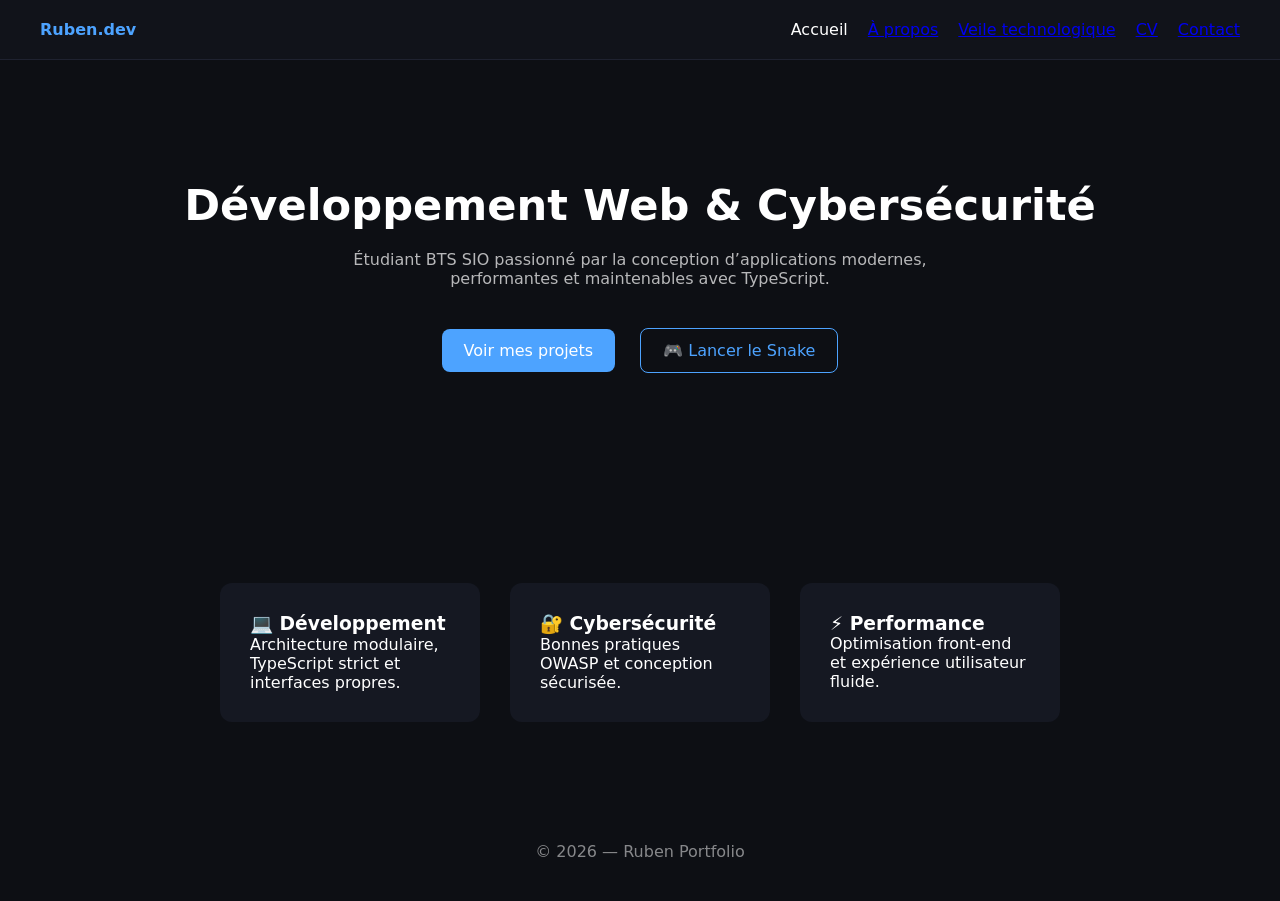
<file: E5_LEVE_RUBEN/2-Portfolio/portfolio/index.html>
<!DOCTYPE html>
<html lang="fr">
<head>
  <meta charset="UTF-8" />
  <meta name="viewport" content="width=device-width, initial-scale=1.0"/>
  <title>Ruben | Portfolio</title>

  <style>
    *{
      margin:0;
      padding:0;
      box-sizing:border-box;
      font-family:system-ui;
    }

    body{
      background:#0d0f14;
      color:white;
    }

    /* NAVBAR */
    nav{
      display:flex;
      justify-content:space-between;
      padding:20px 40px;
      background:#11131a;
      border-bottom:1px solid #1f2230;
    }

    nav ul{
      display:flex;
      gap:20px;
      list-style:none;
    }

    .logo{
      color:#4da3ff;
      font-weight:bold;
    }

    /* HERO */
    .hero{
      text-align:center;
      padding:120px 20px;
    }

    .hero h1{
      font-size:2.7rem;
      margin-bottom:20px;
    }

    .hero p{
      opacity:.7;
      max-width:600px;
      margin:auto;
    }

    .buttons{
      margin-top:30px;
    }

    button{
      padding:12px 22px;
      border-radius:8px;
      border:none;
      cursor:pointer;
      margin:10px;
      font-size:1rem;
    }

    .primary{
      background:#4da3ff;
      color:white;
    }

    .secondary{
      background:transparent;
      border:1px solid #4da3ff;
      color:#4da3ff;
    }

    /* CARDS */
    .cards{
      display:flex;
      justify-content:center;
      gap:30px;
      padding:80px;
      flex-wrap:wrap;
    }

    .card{
      background:#151822;
      padding:30px;
      border-radius:12px;
      width:260px;
      transition:.3s;
    }

    .card:hover{
      transform:translateY(-8px);
      border:1px solid #4da3ff;
    }

    footer{
      text-align:center;
      padding:40px;
      opacity:.5;
    }
  </style>
</head>

<body>

  <!-- NAVBAR -->
  <nav>
    <div class="logo">Ruben.dev</div>
    <ul>
    <li>Accueil</li>
    <li><a href="about.html">À propos</a></li>
    <li><a href="cv.html">Veile technologique </a></li>
    <li><a href="cv.html">CV</a></li>
    <li><a href="contact.html">Contact</a></li>
    </ul>
  </nav>

  <!-- HERO -->
  <section class="hero">
    <h1>Développement Web & Cybersécurité</h1>

    <p>
      Étudiant BTS SIO passionné par la conception d’applications modernes,
      performantes et maintenables avec TypeScript.
    </p>

    <div class="buttons">
      <button class="primary">Voir mes projets</button>
      <button class="secondary" id="launch-game">
        🎮 Lancer le Snake
      </button>
    </div>
  </section>

  <!-- COMPETENCE PREVIEW -->
  <section class="cards">

    <div class="card">
      <h3>💻 Développement</h3>
      <p>Architecture modulaire, TypeScript strict et interfaces propres.</p>
    </div>

    <div class="card">
      <h3>🔐 Cybersécurité</h3>
      <p>Bonnes pratiques OWASP et conception sécurisée.</p>
    </div>

    <div class="card">
      <h3>⚡ Performance</h3>
      <p>Optimisation front-end et expérience utilisateur fluide.</p>
    </div>

  </section>

  <footer>
    © 2026 — Ruben Portfolio
  </footer>

  <!-- TypeScript vient EN BONUS -->
    <script type="module" src="src/main.ts"></script>
</body>
</html>
</file>
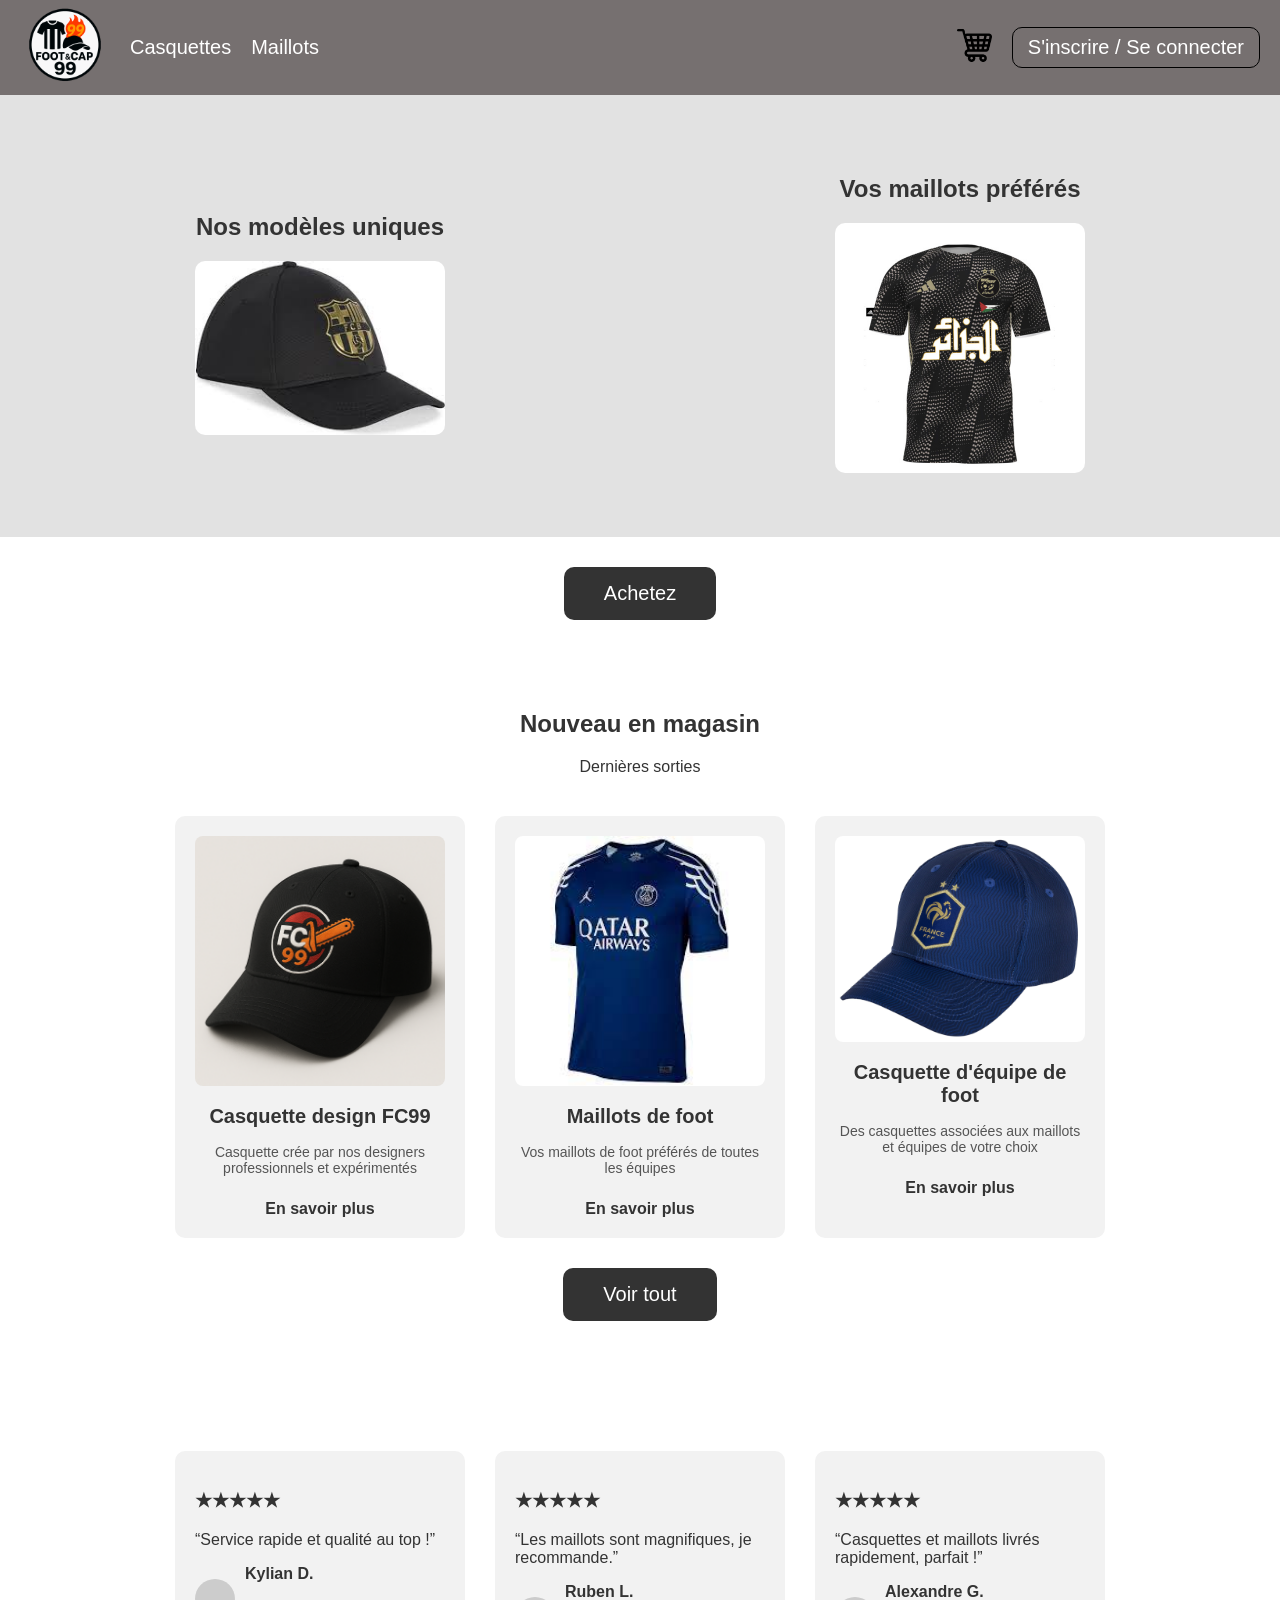
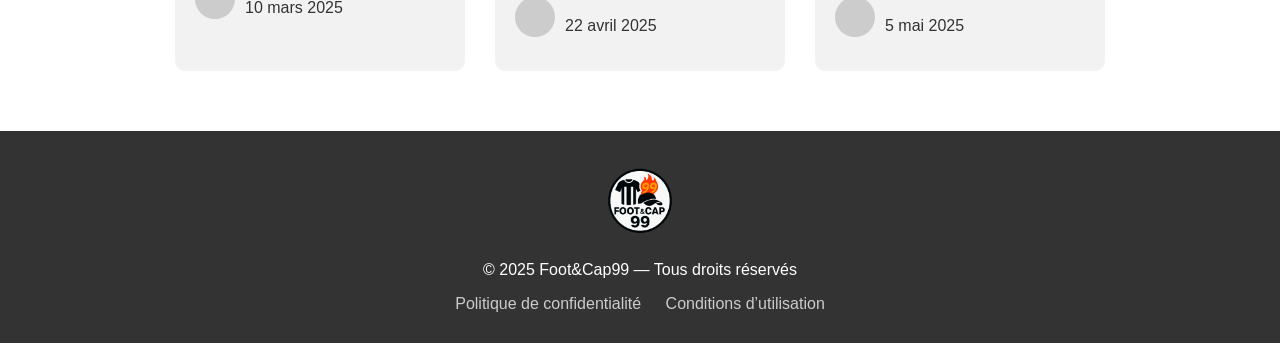
<file: E5_LEVE_RUBEN/3-Réalisation/site web/Index/index.html>
<!DOCTYPE html>
<html lang="fr">
  <head>
    <meta charset="UTF-8">
    <meta name="viewport" content="width=device-width, initial-scale=1.0">
    <title>Foot&Cap99 - Accueil</title>
    <link rel="stylesheet" href="style_index.css">
  </head>

  <body>
    <!-- NAVBAR -->
    <nav class="navbar">
      <div class="nav-left">
        <a href="../Index/index.html" class="Logo">
          <img src="../Médias_navbar/logo_foot&cap.png" alt="logo" width="90" height="90">
        </a>
        <a href="../page casquettes/casquettes.html" class="Casquettes">Casquettes</a>
        <a href="../page maillots/maillots.html" class="Maillots">Maillots</a>
      </div>

      <div class="nav-right">
        <a href="../page panier/panier.html" class="Panier">
          <img src="../Médias_navbar/logo_panier.png" alt="Panier" width="35" height="35">
        </a>
        <a href="../page se connecter ou inscription/connexion_inscription.html" class="button">
          S'inscrire / Se connecter
        </a>
      </div>
    </nav>

    <!-- PRESENTATION -->
    <section class="presentation">
      <div class="pres-left">
        <h1>Nos modèles uniques</h1>
        <img src="sources/visca_barça.jpg" alt="Modèles uniques">
      </div>

      <div class="pres-right">
        <h1>Vos maillots préférés</h1>
        <img src="sources/Alge.jpg" alt="Maillots préférés">
      </div>
    </section>

    <!-- BOUTON CENTRAL -->
    <div class="btn-center">
      <a href="../page boutique/boutique.html" class="btn-main">Achetez</a>
    </div>

    <!-- NOUVEAUX PRODUITS -->
    <section class="nouveaux">
      <h1>Nouveau en magasin</h1>
      <p>Dernières sorties</p>

      <div class="cards">
        <div class="card">
          <img src="sources/casquette design.png" alt="Casquette FC99">
          <h2>Casquette design FC99</h2>
          <p>Casquette crée par nos designers professionnels et expérimentés</p>
          <a href="../page histoire/histoire.html" class="link">En savoir plus</a>
        </div>

        <div class="card">
          <img src="sources/PSG.jpg" alt="Maillots de foot">
          <h2>Maillots de foot</h2>
          <p>Vos maillots de foot préférés de toutes les équipes</p>
          <a href="../page histoire/histoire.html" class="link">En savoir plus</a>
        </div>

        <div class="card">
          <img src="sources/casquette france.jpg" alt="Casquette d'équipe">
          <h2>Casquette d'équipe de foot</h2>
          <p>Des casquettes associées aux maillots et équipes de votre choix</p>
          <a href="../page histoire/histoire.html" class="link">En savoir plus</a>
        </div>
      </div>

      <div class="btn-center">
        <a href="../page boutique/boutique.html" class="btn-main">Voir tout</a>
      </div>
    </section>

    <!-- AVIS CLIENTS -->
    <section class="avis">
      <div class="avis-card">
        <h3>★★★★★</h3>
        <p>“Service rapide et qualité au top !”</p>
        <div class="client">
          <div class="avatar"></div>
          <div>
            <strong>Kylian D.</strong>
            <p>10 mars 2025</p>
          </div>
        </div>
      </div>

      <div class="avis-card">
        <h3>★★★★★</h3>
        <p>“Les maillots sont magnifiques, je recommande.”</p>
        <div class="client">
          <div class="avatar"></div>
          <div>
            <strong>Ruben L.</strong>
            <p>22 avril 2025</p>
          </div>
        </div>
      </div>

      <div class="avis-card">
        <h3>★★★★★</h3>
        <p>“Casquettes et maillots livrés rapidement, parfait !”</p>
        <div class="client">
          <div class="avatar"></div>
          <div>
            <strong>Alexandre G.</strong>
            <p>5 mai 2025</p>
          </div>
        </div>
      </div>
    </section>

    <!-- FOOTER -->
    <footer class="footer">
      <img src="../Médias_navbar/logo_foot&cap.png" alt="logo" width="80">
      <p>© 2025 Foot&Cap99 — Tous droits réservés</p>
      <div class="footer-links">
        <a href="#">Politique de confidentialité</a>
        <a href="#">Conditions d’utilisation</a>
      </div>
    </footer>
  </body>
</html>
</file>
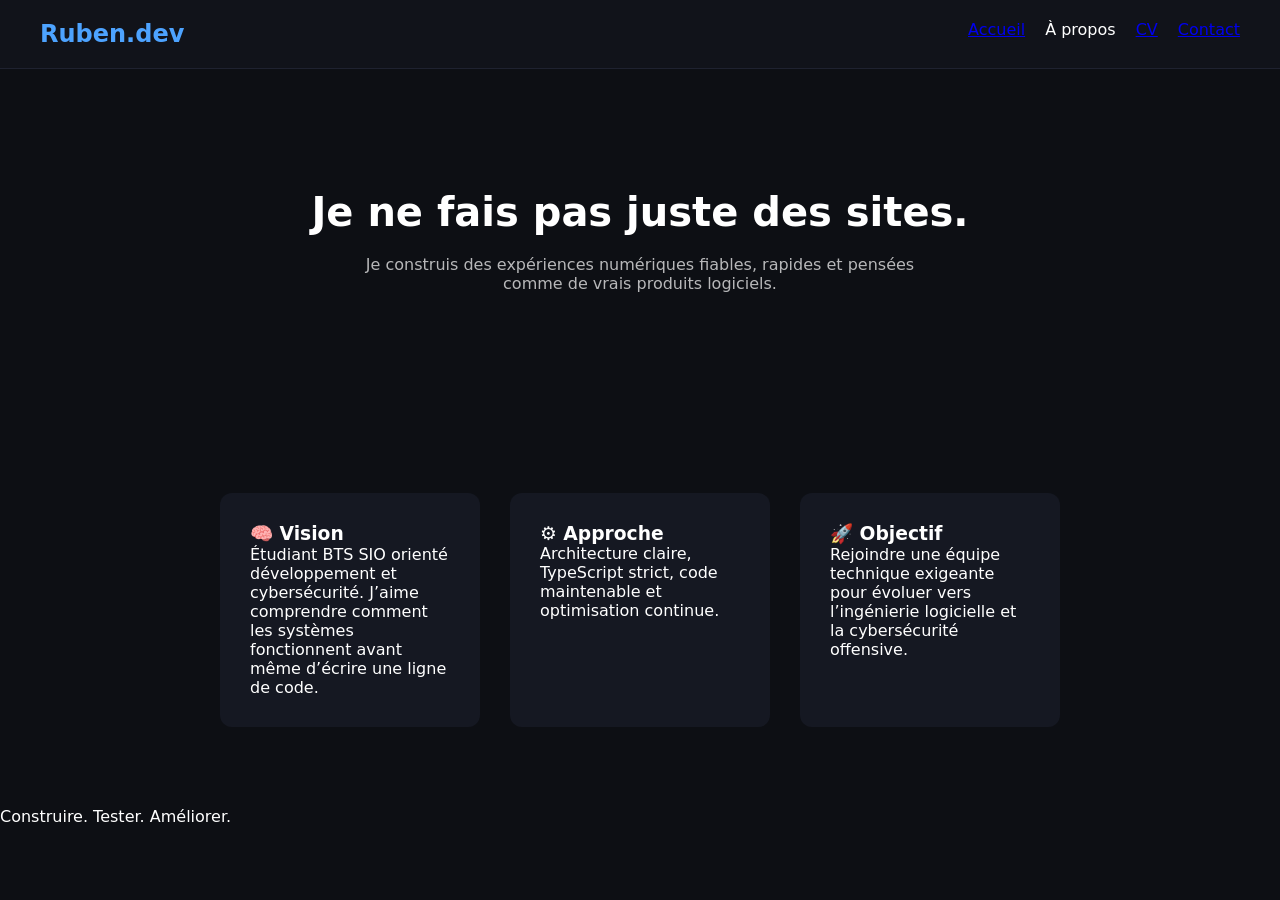
<file: E5_LEVE_RUBEN/2-Portfolio/portfolio/about.html>
<!DOCTYPE html>
<html lang="fr">
<head>
<meta charset="UTF-8">
<meta name="viewport" content="width=device-width, initial-scale=1.0">
<title>À propos | Ruben</title>
<link rel="stylesheet" href="src/styles/main.css"/>
</head>

<body>
<nav class="nav">
  <h1 class="logo">Ruben.dev</h1>
  <ul>
    <li><a href="index.html">Accueil</a></li>
    <li>À propos</li>
    <li><a href="cv.html">CV</a></li>
    <li><a href="contact.html">Contact</a></li>
  </ul>
</nav>

<section class="hero">
  <h2>Je ne fais pas juste des sites.</h2>
  <p>
    Je construis des expériences numériques fiables, rapides et pensées
    comme de vrais produits logiciels.
  </p>
</section>

<section class="cards">

  <div class="card">
    <h3>🧠 Vision</h3>
    <p>
      Étudiant BTS SIO orienté développement et cybersécurité.
      J’aime comprendre comment les systèmes fonctionnent
      avant même d’écrire une ligne de code.
    </p>
  </div>

  <div class="card">
    <h3>⚙️ Approche</h3>
    <p>
      Architecture claire, TypeScript strict,
      code maintenable et optimisation continue.
    </p>
  </div>

  <div class="card">
    <h3>🚀 Objectif</h3>
    <p>
      Rejoindre une équipe technique exigeante pour évoluer
      vers l’ingénierie logicielle et la cybersécurité offensive.
    </p>
  </div>

</section>

<footer>Construire. Tester. Améliorer.</footer>
<script type="module" src="src/main.ts"></script>
</body>
</html>
</file>
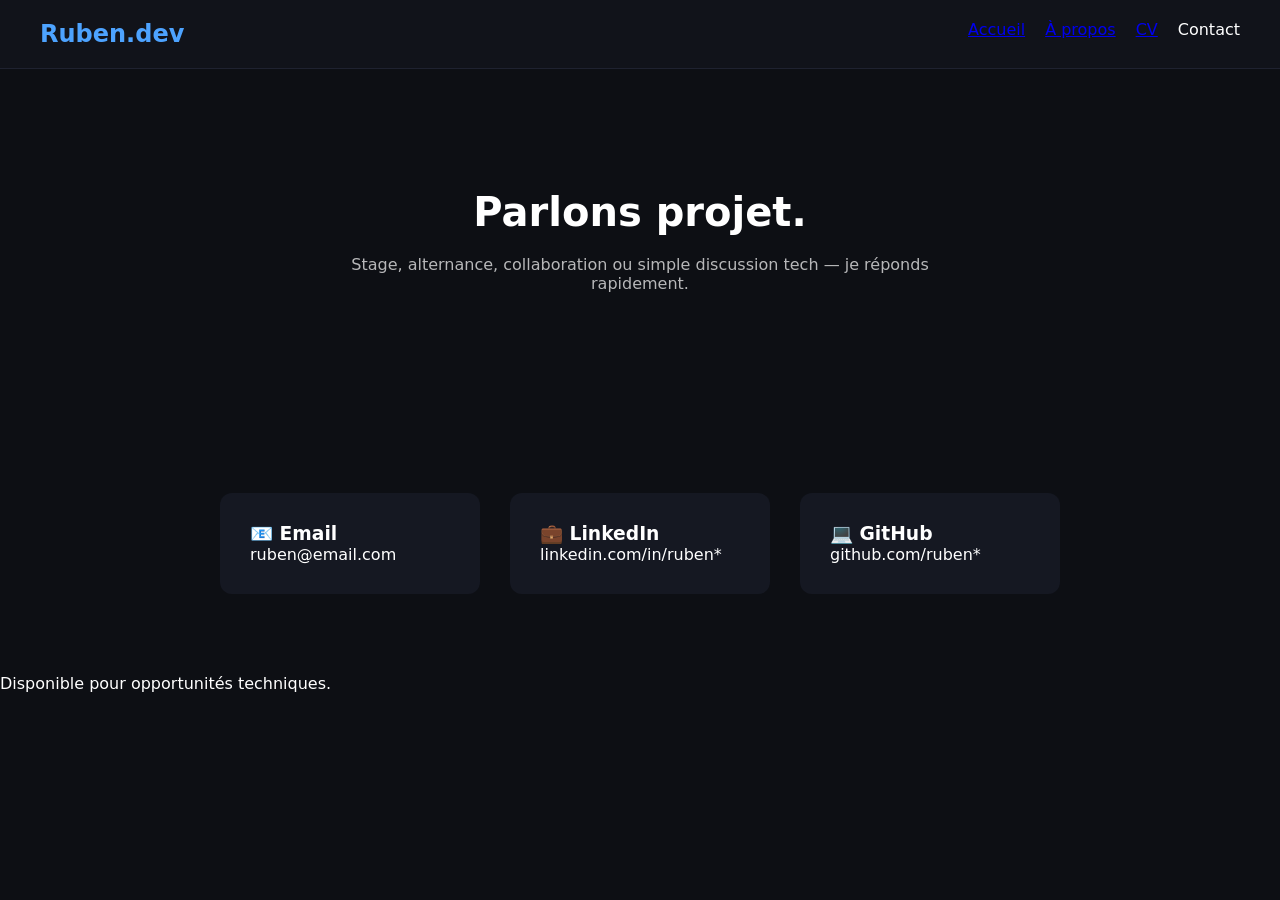
<file: E5_LEVE_RUBEN/2-Portfolio/portfolio/contact.html>
<!DOCTYPE html>
<html lang="fr">
<head>
<meta charset="UTF-8">
<meta name="viewport" content="width=device-width, initial-scale=1.0">
<title>Contact | Ruben</title>

<link rel="stylesheet" href="src/styles/main.css"/>
</head>

<body>

<nav class="nav">
  <h1 class="logo">Ruben.dev</h1>
  <ul>
    <li><a href="index.html">Accueil</a></li>
    <li><a href="about.html">À propos</a></li>
    <li><a href="cv.html">CV</a></li>
    <li>Contact</li>
  </ul>
</nav>

<section class="hero">
  <h2>Parlons projet.</h2>
  <p>
    Stage, alternance, collaboration ou simple discussion tech —
    je réponds rapidement.
  </p>
</section>

<section class="cards">

  <div class="card">
    <h3>📧 Email</h3>
    <p>ruben@email.com</p>
  </div>

  <div class="card">
    <h3>💼 LinkedIn</h3>
    <p>linkedin.com/in/ruben*</p>
  </div>

  <div class="card">
    <h3>💻 GitHub</h3>
    <p>github.com/ruben*</p>
  </div>

</section>

<footer>Disponible pour opportunités techniques.</footer>
<script type="module" src="src/main.ts"></script>
</body>
</html>
</file>
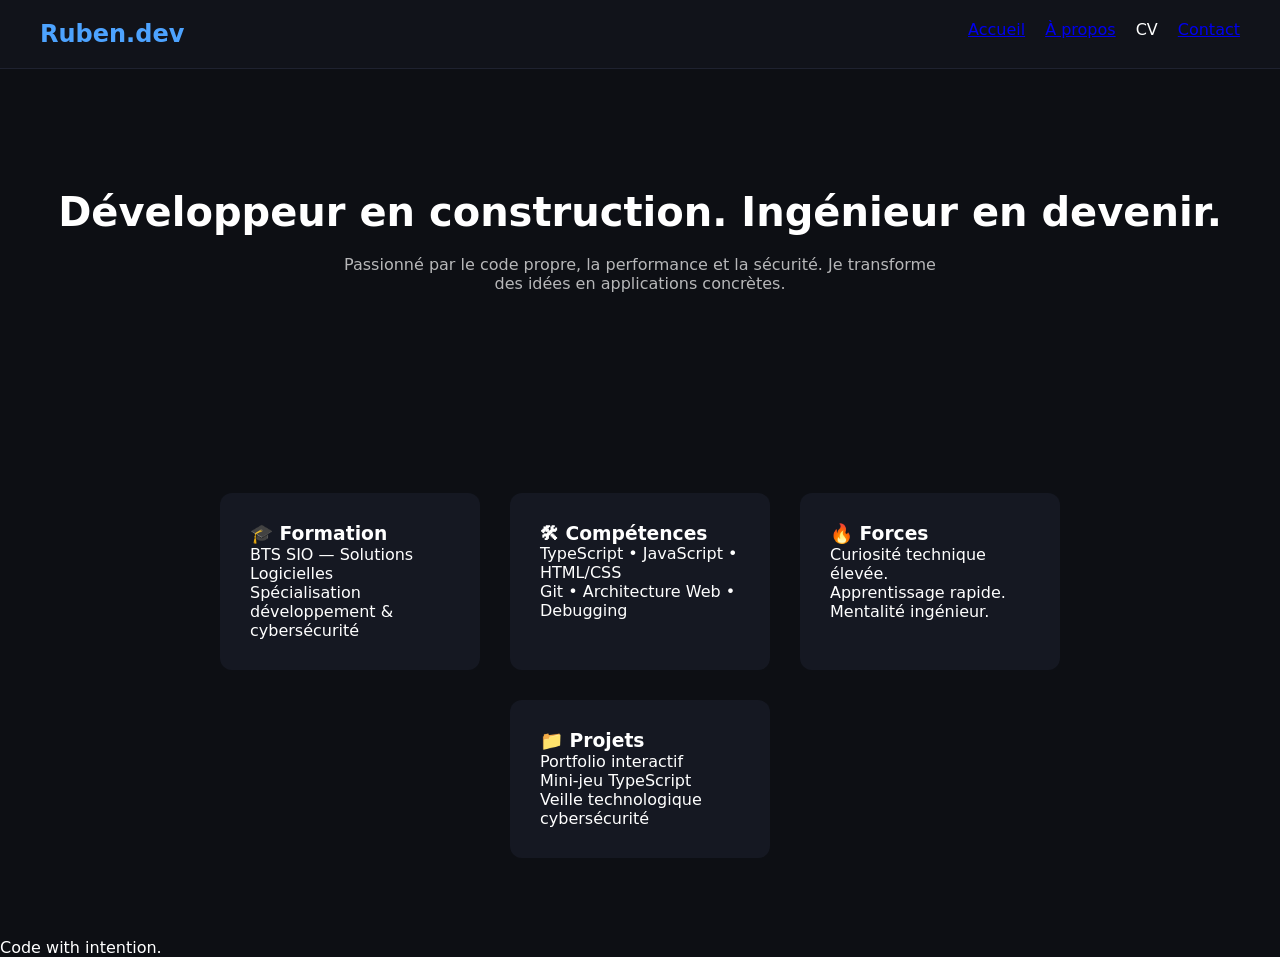
<file: E5_LEVE_RUBEN/2-Portfolio/portfolio/cv.html>
<!DOCTYPE html>
<html lang="fr">
<head>
<meta charset="UTF-8">
<meta name="viewport" content="width=device-width, initial-scale=1.0">
<title>CV | Ruben</title>

<link rel="stylesheet" href="src/styles/main.css"/>
</head>

<body>

<nav class="nav">
  <h1 class="logo">Ruben.dev</h1>
  <ul>
    <li><a href="index.html">Accueil</a></li>
    <li><a href="about.html">À propos</a></li>
    <li>CV</li>
    <li><a href="contact.html">Contact</a></li>
  </ul>
</nav>

<section class="hero">
  <h2>Développeur en construction. Ingénieur en devenir.</h2>
  <p>
    Passionné par le code propre, la performance et la sécurité.
    Je transforme des idées en applications concrètes.
  </p>
</section>

<section class="cards">

  <div class="card">
    <h3>🎓 Formation</h3>
    <p>
      BTS SIO — Solutions Logicielles<br>
      Spécialisation développement & cybersécurité
    </p>
  </div>

  <div class="card">
    <h3>🛠 Compétences</h3>
    <p>
      TypeScript • JavaScript • HTML/CSS<br>
      Git • Architecture Web • Debugging
    </p>
  </div>

  <div class="card">
    <h3>🔥 Forces</h3>
    <p>
      Curiosité technique élevée.<br>
      Apprentissage rapide.<br>
      Mentalité ingénieur.
    </p>
  </div>

  <div class="card">
    <h3>📁 Projets</h3>
    <p>
      Portfolio interactif<br>
      Mini-jeu TypeScript<br>
      Veille technologique cybersécurité
    </p>
  </div>

</section>

<footer>Code with intention.</footer>
<script type="module" src="src/main.ts"></script>
</body>
</html>
</file>
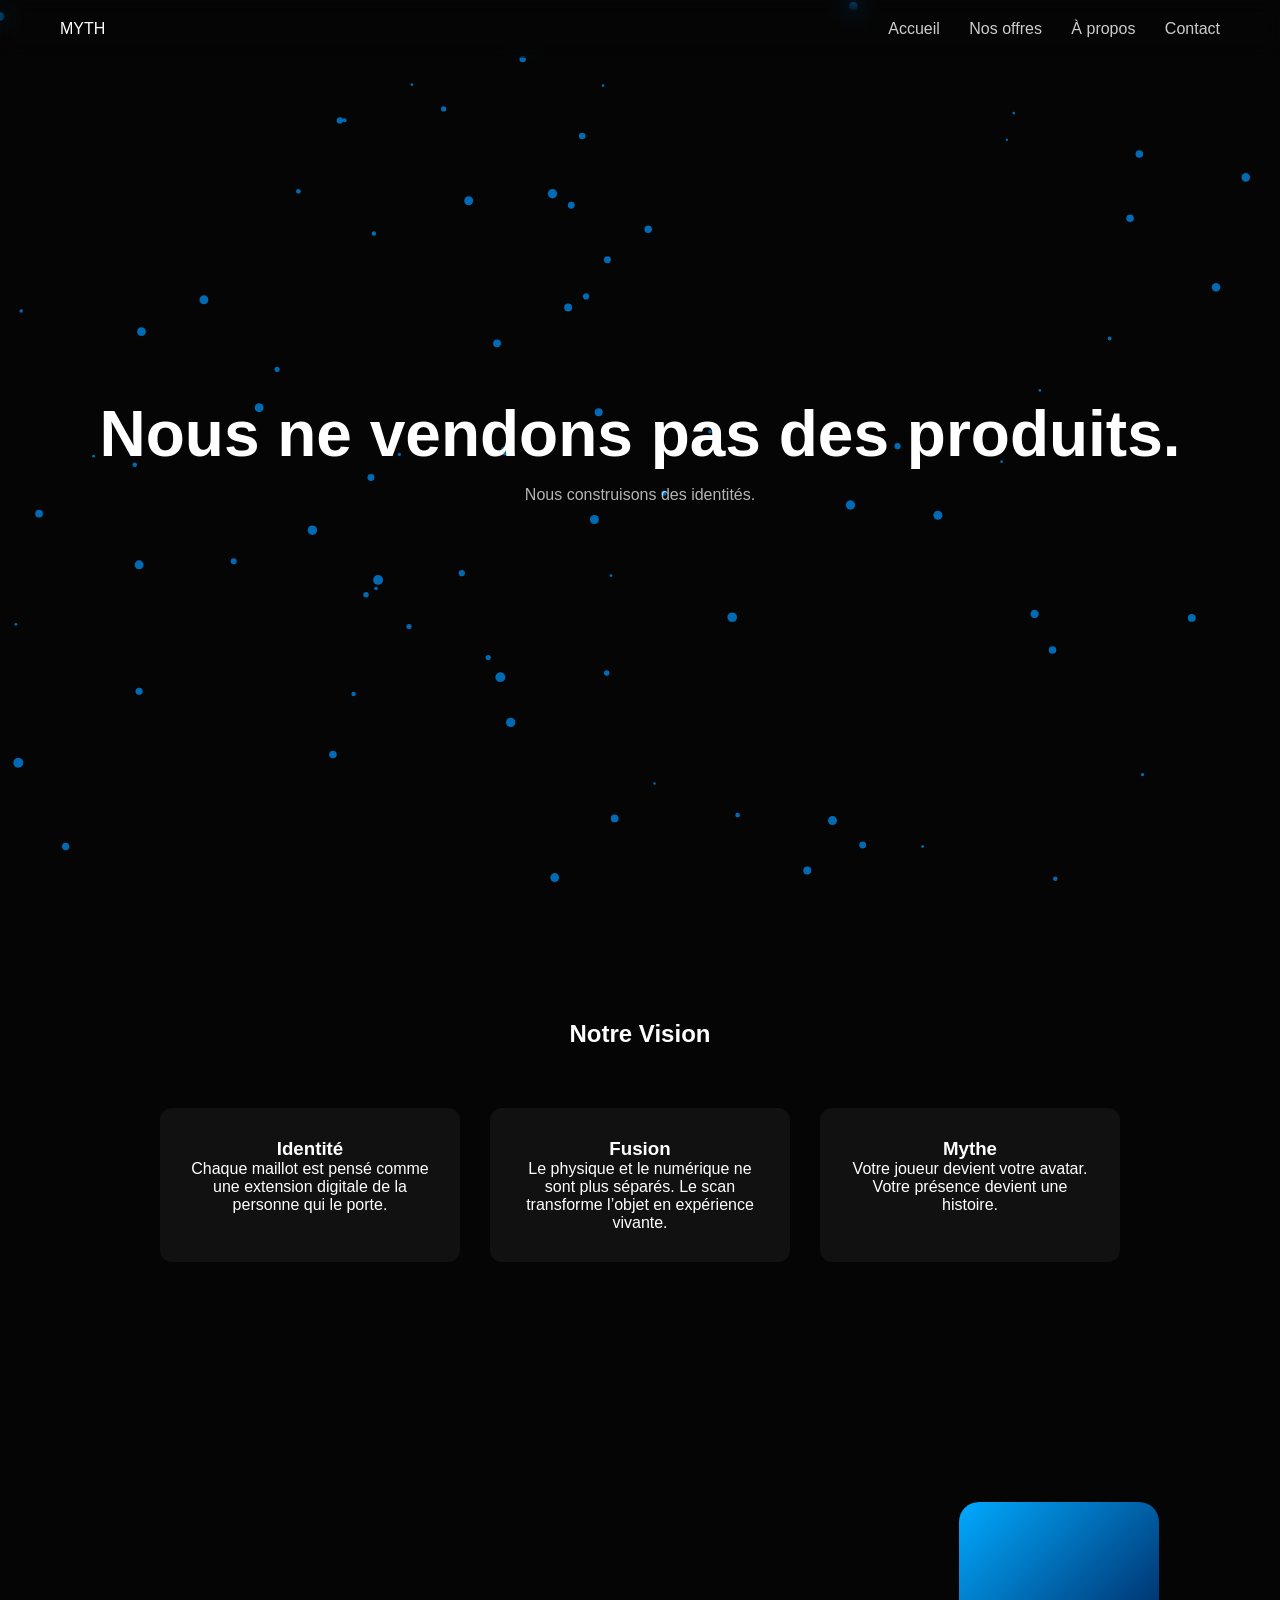
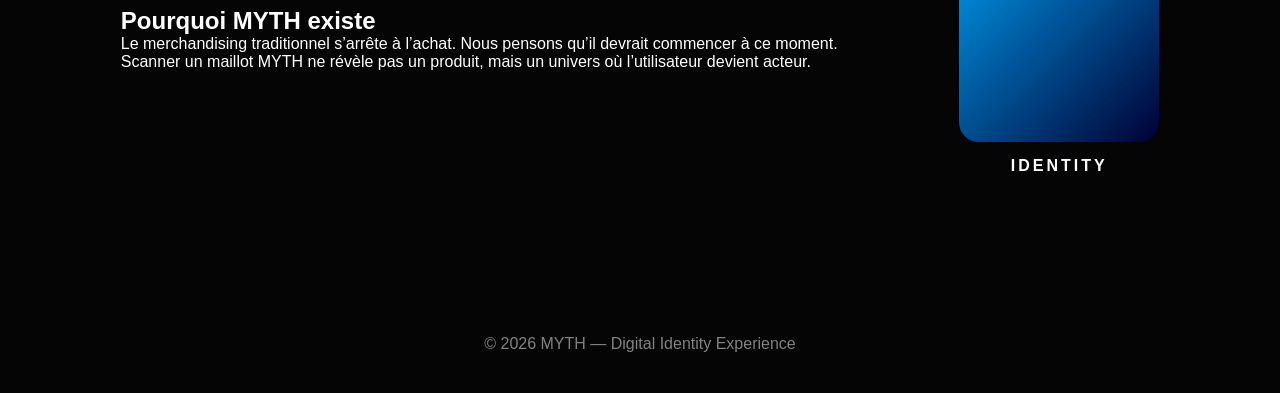
<file: E5_LEVE_RUBEN/3-Réalisation/myth-brand/about.html>
<!DOCTYPE html>
<html lang="fr">
<head>
<meta charset="UTF-8">
<title>À propos — MYTH</title>
<link rel="stylesheet" href="style.css">
</head>

<body>

<header class="navbar">
  <div class="logo">MYTH</div>
  <nav>
    <a href="index.html">Accueil</a>
    <a href="offers.html">Nos offres</a>
    <a href="about.html">À propos</a>
    <a href="contact.html">Contact</a>
  </nav>
</header>

<section class="hero">
  <div class="hero-content">
    <h1>Nous ne vendons pas des produits.</h1>
    <p>Nous construisons des identités.</p>
  </div>
</section>

<section class="concept">

<h2>Notre Vision</h2>

<div class="concept-grid">

<div class="card">
<h3>Identité</h3>
<p>
Chaque maillot est pensé comme une extension digitale de la personne
qui le porte.
</p>
</div>

<div class="card">
<h3>Fusion</h3>
<p>
Le physique et le numérique ne sont plus séparés.
Le scan transforme l’objet en expérience vivante.
</p>
</div>

<div class="card">
<h3>Mythe</h3>
<p>
Votre joueur devient votre avatar.
Votre présence devient une histoire.
</p>
</div>

</div>

</section>

<section class="experience">

<div class="experience-text">
<h2>Pourquoi MYTH existe</h2>

<p>
Le merchandising traditionnel s’arrête à l’achat.
Nous pensons qu’il devrait commencer à ce moment.
</p>

<p>
Scanner un maillot MYTH ne révèle pas un produit,
mais un univers où l’utilisateur devient acteur.
</p>

</div>

<div class="player-preview">
<div class="jersey"></div>
<div class="player-name">IDENTITY</div>
</div>

</section>

<footer>
<p>© 2026 MYTH — Digital Identity Experience</p>
</footer>

<script src="three-effects.js"></script>

</body>
</html>
</file>
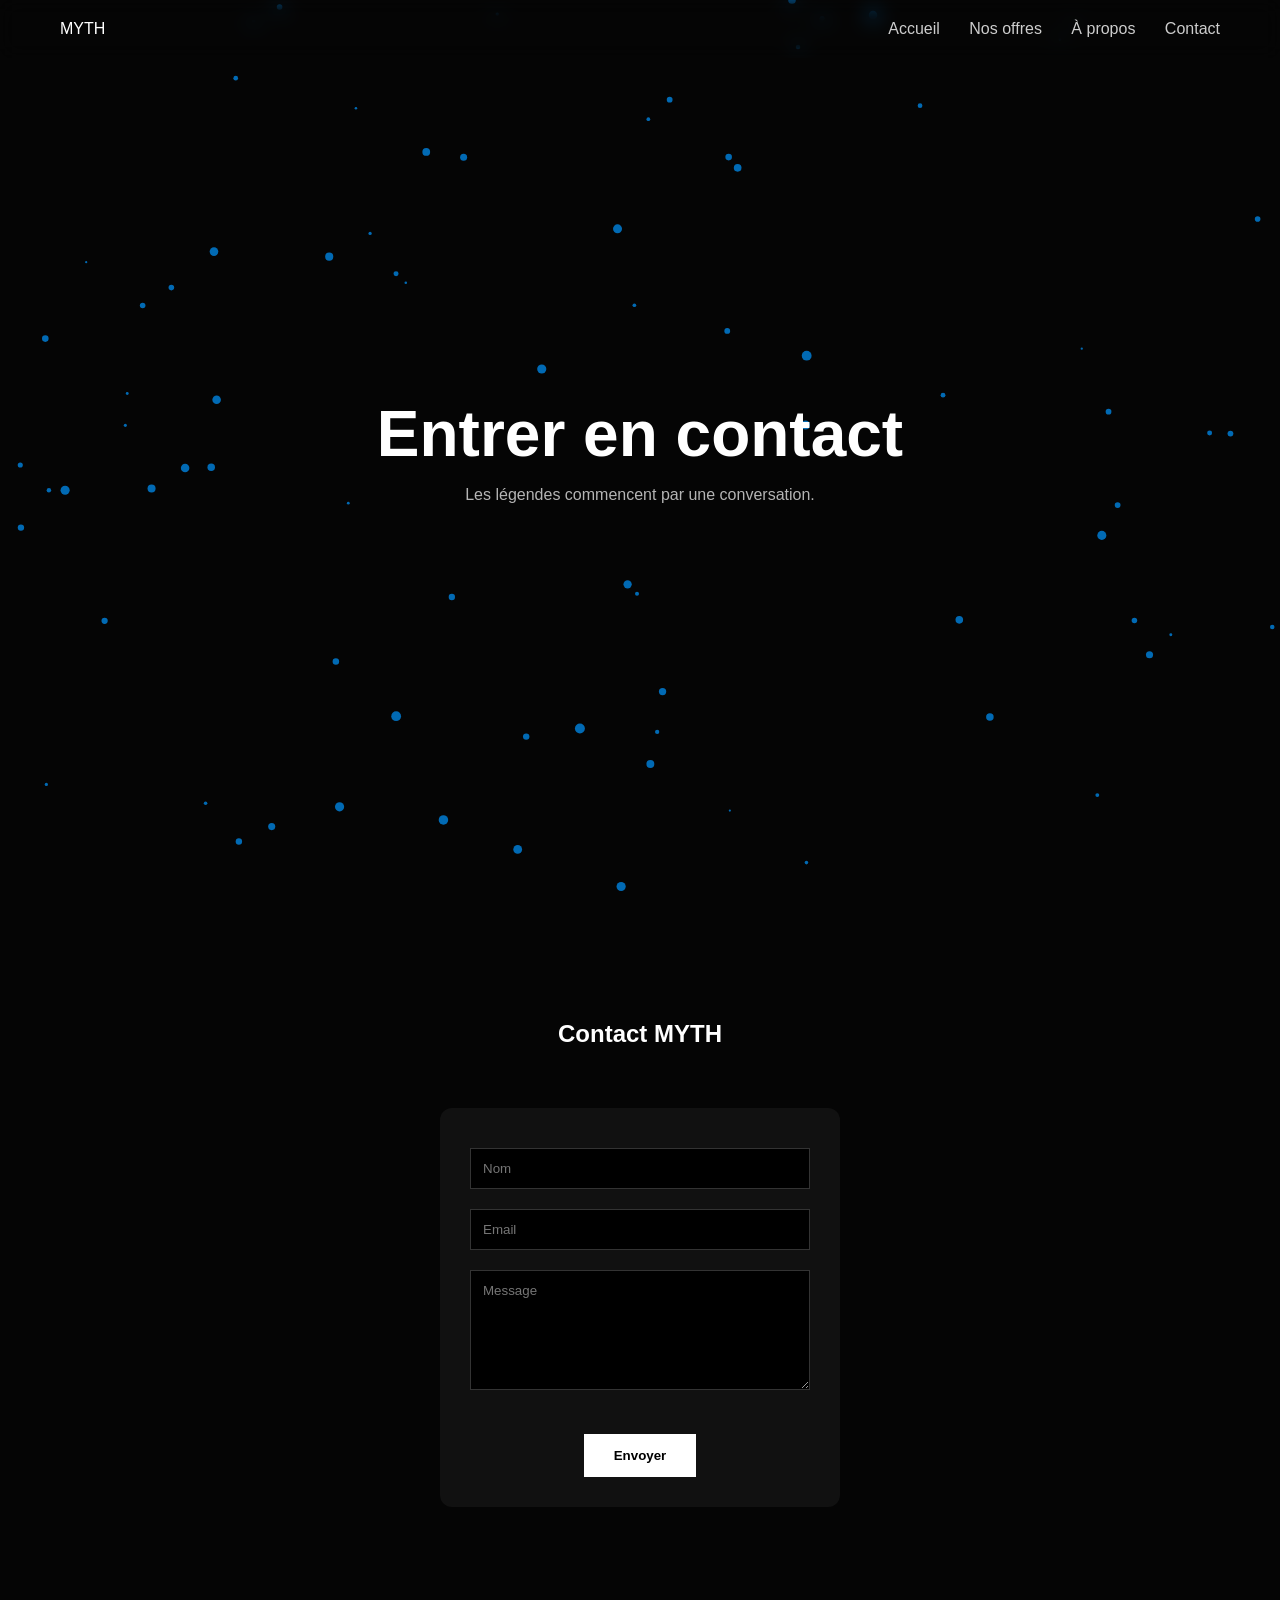
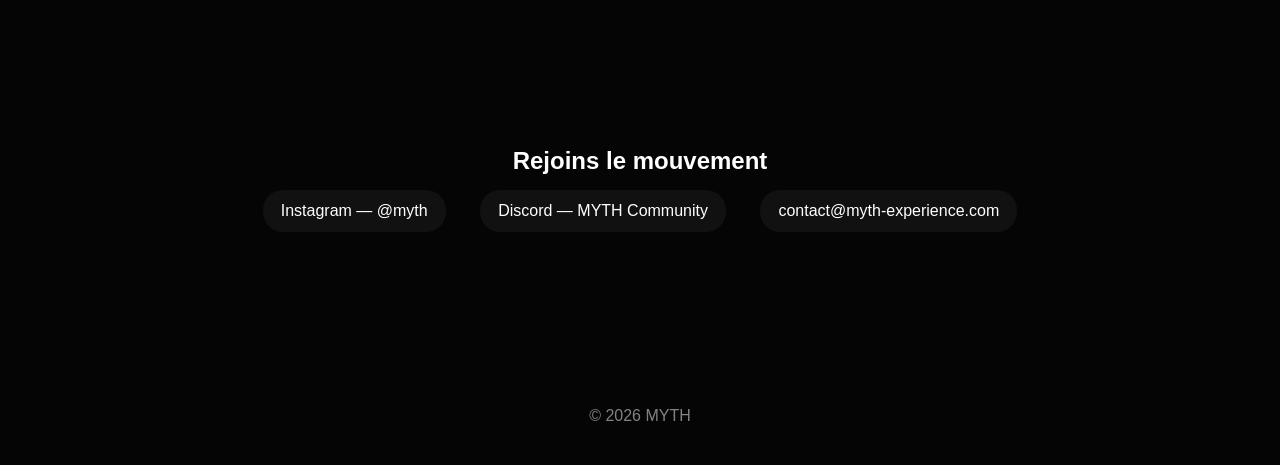
<file: E5_LEVE_RUBEN/3-Réalisation/myth-brand/contact.html>
<!DOCTYPE html>
<html lang="fr">
<head>
<meta charset="UTF-8">
<title>Contact — MYTH</title>
<link rel="stylesheet" href="style.css">
</head>

<body>

<header class="navbar">
<div class="logo">MYTH</div>
<nav>
<a href="index.html">Accueil</a>
<a href="offers.html">Nos offres</a>
<a href="about.html">À propos</a>
<a href="contact.html">Contact</a>
</nav>
</header>

<section class="hero">
<div class="hero-content">
<h1>Entrer en contact</h1>
<p>Les légendes commencent par une conversation.</p>
</div>
</section>

<section class="concept">

<h2>Contact MYTH</h2>

<div style="
display:flex;
justify-content:center;
margin-top:60px;
">

<form class="card" style="width:400px">

<input type="text" placeholder="Nom"
style="width:100%;padding:12px;margin:10px 0;background:#000;border:1px solid #333;color:white;">

<input type="email" placeholder="Email"
style="width:100%;padding:12px;margin:10px 0;background:#000;border:1px solid #333;color:white;">

<textarea placeholder="Message"
style="width:100%;padding:12px;margin:10px 0;background:#000;border:1px solid #333;color:white;height:120px;"></textarea>

<button class="cta" type="button">Envoyer</button>

</form>

</div>

</section>

<section class="social">
<h2>Rejoins le mouvement</h2>

<div class="floating-comments">
<span>Instagram — @myth</span>
<span>Discord — MYTH Community</span>
<span>contact@myth-experience.com</span>
</div>

</section>

<footer>
<p>© 2026 MYTH</p>
</footer>

<script src="three-effects.js"></script>

</body>
</html>
</file>
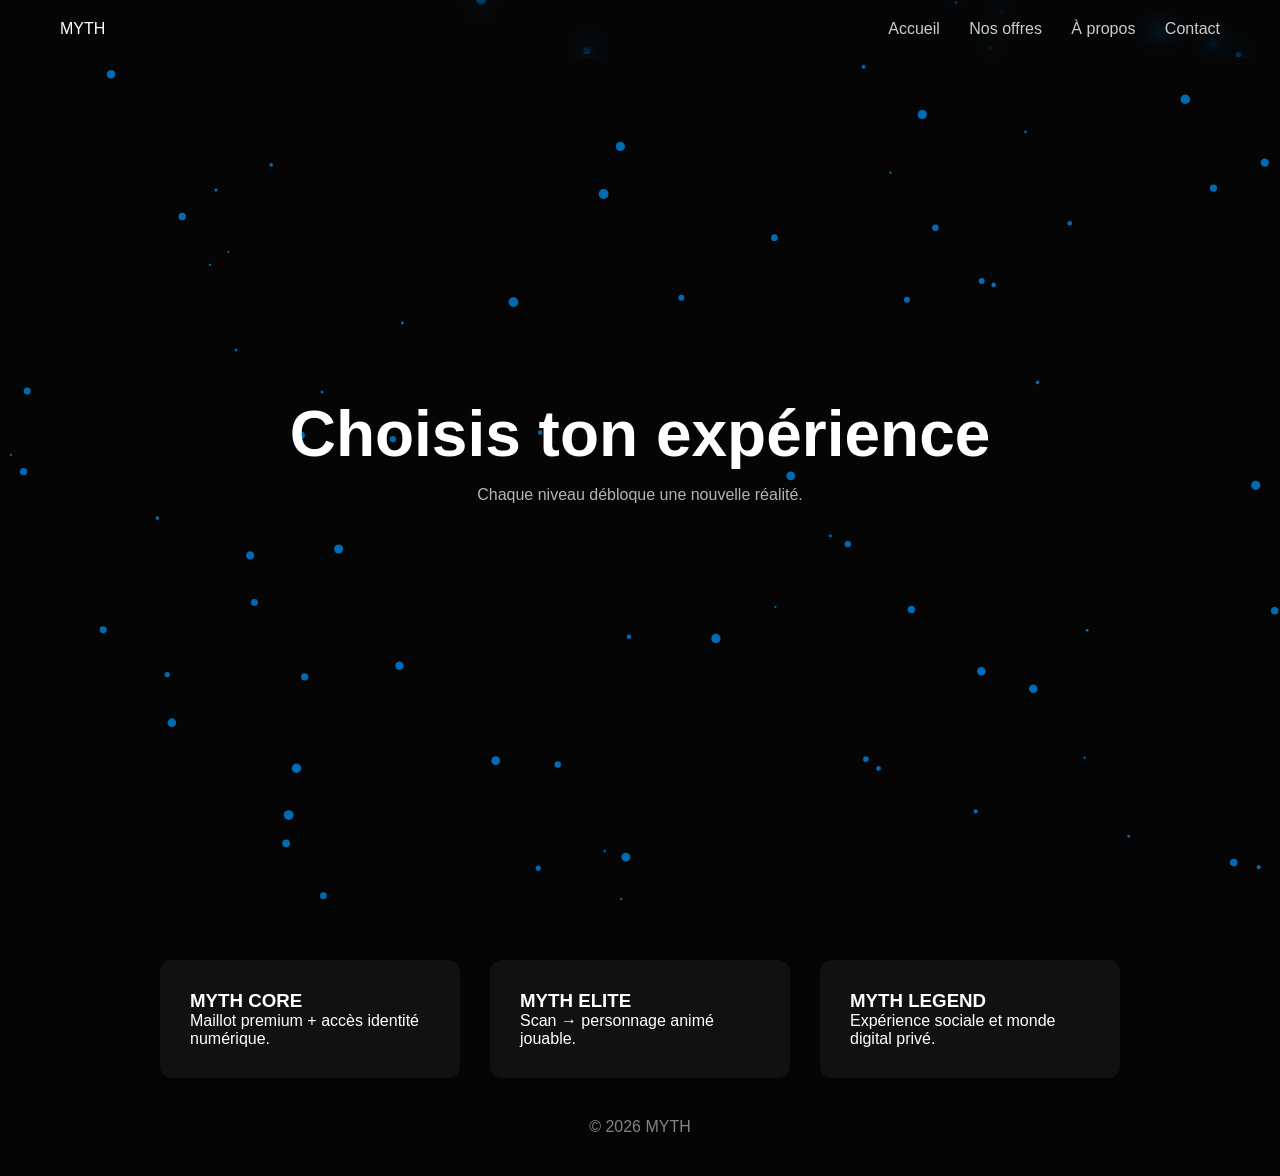
<file: E5_LEVE_RUBEN/3-Réalisation/myth-brand/offers.html>
<!DOCTYPE html>
<html lang="fr">
<head>
<meta charset="UTF-8">
<title>Nos Offres — MYTH</title>
<link rel="stylesheet" href="style.css">
</head>

<body>

<header class="navbar">
<div class="logo">MYTH</div>
<nav>
<a href="index.html">Accueil</a>
<a href="offers.html">Nos offres</a>
<a href="about.html">À propos</a>
<a href="contact.html">Contact</a>
</nav>
</header>

<section class="hero">
<div class="hero-content">
<h1>Choisis ton expérience</h1>
<p>Chaque niveau débloque une nouvelle réalité.</p>
</div>
</section>

<section class="concept-grid">

<div class="card offer" data-text="Identité digitale activée">
<h3>MYTH CORE</h3>
<p>Maillot premium + accès identité numérique.</p>
</div>

<div class="card offer" data-text="Avatar joueur débloqué">
<h3>MYTH ELITE</h3>
<p>Scan → personnage animé jouable.</p>
</div>

<div class="card offer" data-text="Univers immersif complet">
<h3>MYTH LEGEND</h3>
<p>Expérience sociale et monde digital privé.</p>
</div>

</section>

<div id="offerVisual"></div>

<footer>
<p>© 2026 MYTH</p>
</footer>

<script src="three-effects.js"></script>

<script>
const visual = document.getElementById("offerVisual");

document.querySelectorAll(".offer").forEach(card=>{
card.addEventListener("mouseenter",()=>{

visual.innerHTML = `
<div style="
height:320px;
margin:80px auto;
width:60%;
background:linear-gradient(135deg,#00aaff,#000814);
border-radius:20px;
display:flex;
align-items:center;
justify-content:center;
font-size:32px;
font-weight:800;
letter-spacing:2px;
box-shadow:0 0 80px #00aaff66;
transform:perspective(800px) rotateX(20deg);
transition:0.5s;">
${card.dataset.text}
</div>`;
});
});
</script>

</body>
</html>
</file>
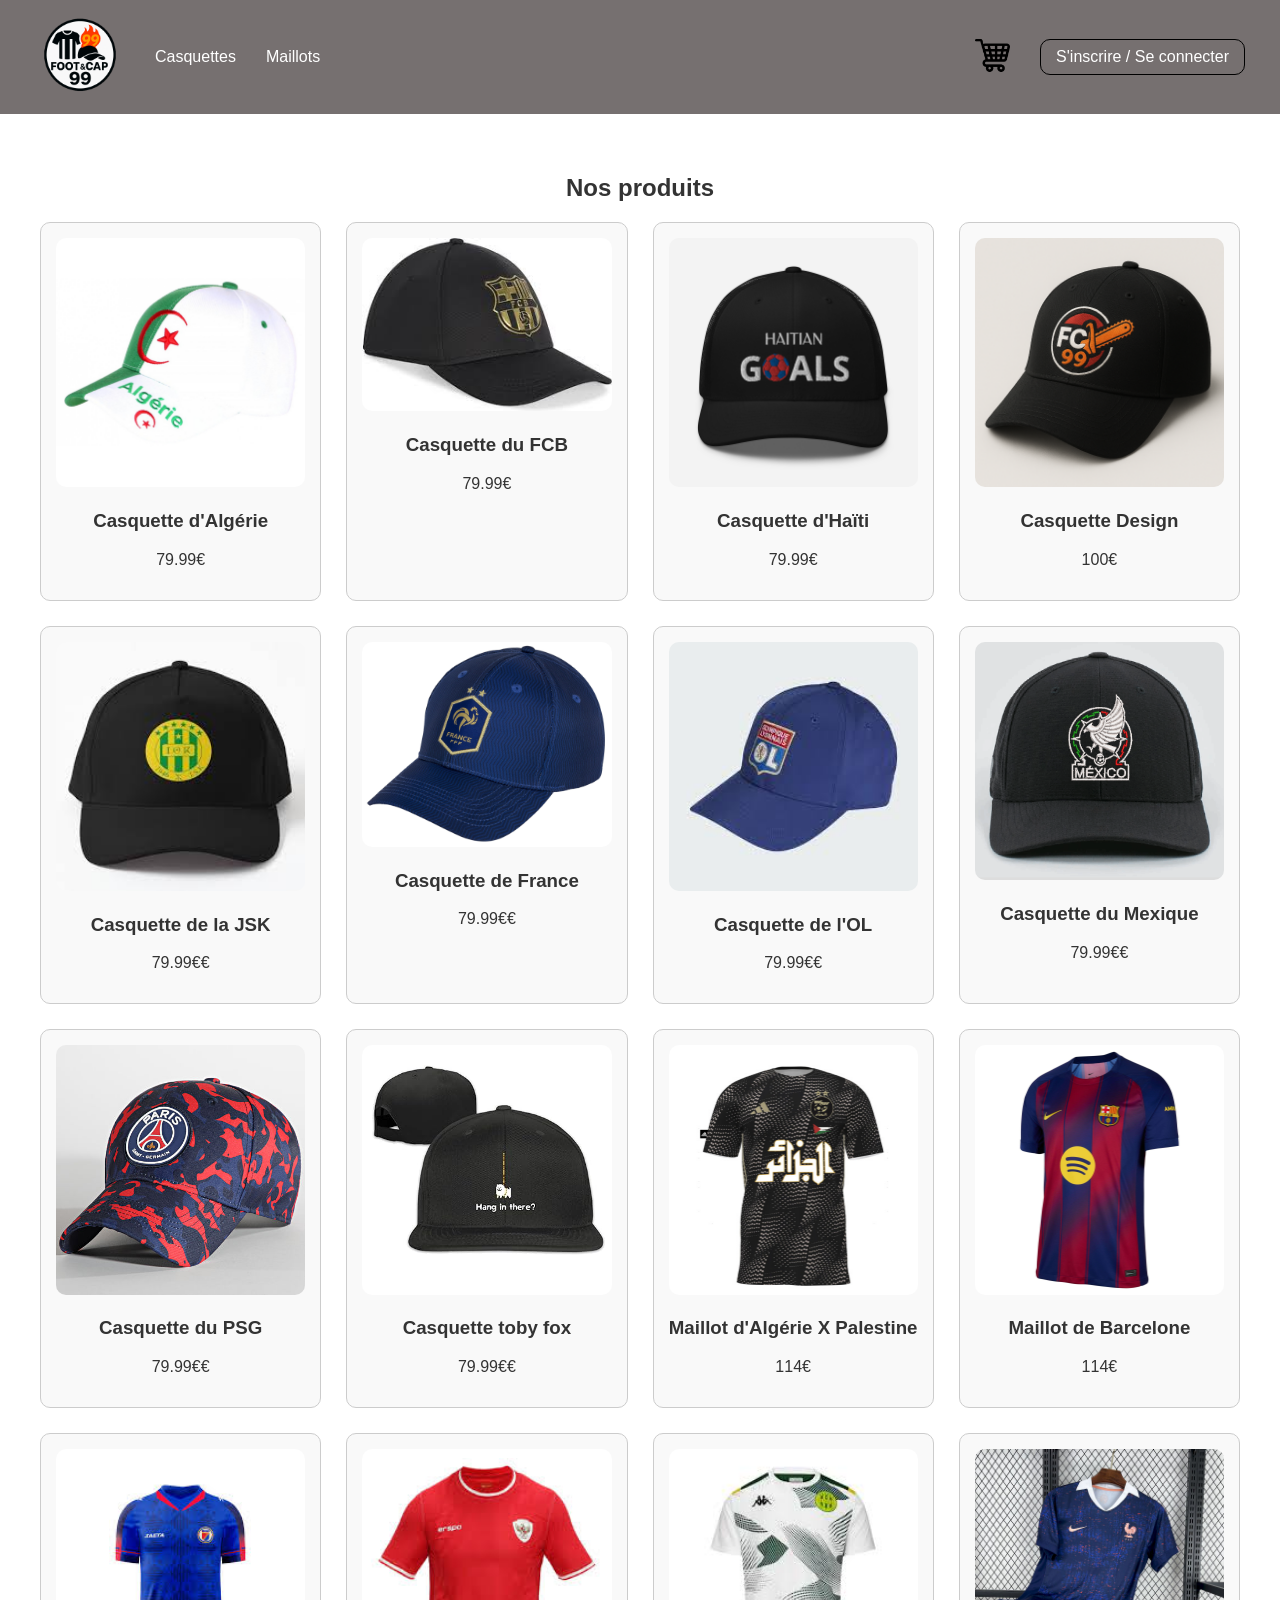
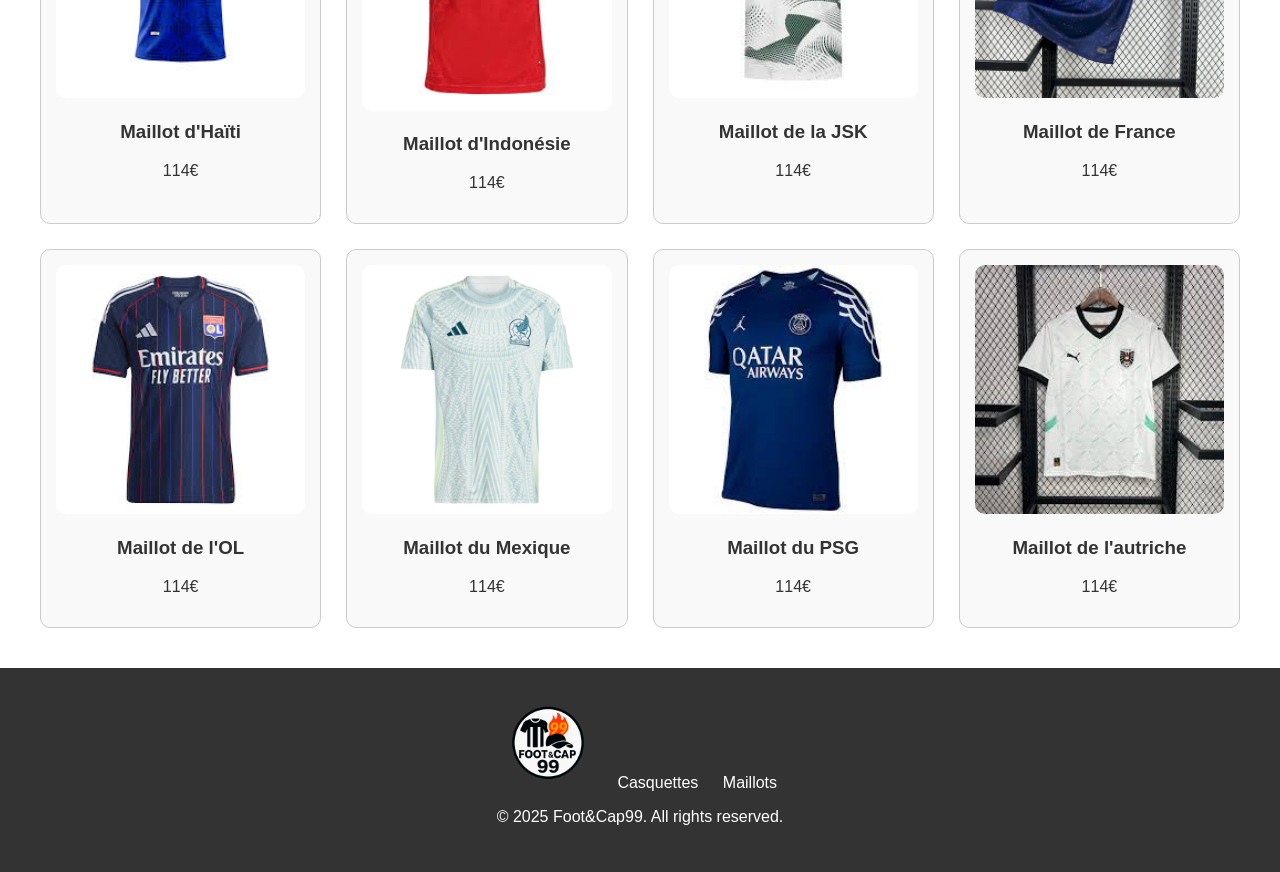
<file: E5_LEVE_RUBEN/3-Réalisation/site web/page boutique/boutique.html>
<!DOCTYPE html>
<html lang="fr">
  <head>
    <meta charset="UTF-8">
    <meta name="viewport" content="width=device-width, initial-scale=1.0">
    <meta http-equiv="X-UA-Compatible" content="ie=edge">
    <title>Notre boutique - Foot&Cap99</title>
    <link rel="stylesheet" href="style_boutique.css">
  </head>
  <body>
    <!-- NAVBAR -->
    <nav class="navbar">
      <div class="nav-left">
        <a href="../Index/index.html">
          <img src="../Médias_navbar/logo_foot&cap.png" alt="logo" width="90" height="90">
        </a>
		<a href="../page casquettes/casquettes.html">Casquettes</a>
        <a href="../page maillots/maillots.html">Maillots</a>
        
      </div>
      <div class="nav-right">
        <a href="../page panier/panier.html">
          <img src="../Médias_navbar/logo_panier.png" alt="Panier" width="35" height="35">
        </a>
        <a href="../page se connecter ou inscription/connexion_inscription.html" class="button">
          S'inscrire / Se connecter
        </a>
      </div>
    </nav>

    <!-- SECTION MAILLOTS -->
    <section class="catalogue">
      <h1>Nos produits</h1>
      <div class="grille-Casquettes">
        <div class="carte">
          <img src="produits/casquette algerieeeeeeeeeeeee dz taaahia djazair.jpg" alt="Casquette Algérie-Palestine">
          <h3>Casquette d'Algérie</h3>
          <p>79.99€</p>
        </div>
        <div class="carte">
          <img src="produits/visca_barça.jpg" alt="Casquette de Barcelone">
          <h3>Casquette du FCB</h3>
          <p>79.99€</p>
        </div>
        <div class="carte">
          <img src="produits/casquette haiti.jpg" alt="Casquette d'Haïti">
          <h3>Casquette d'Haïti</h3>
          <p>79.99€</p>
        </div>
        <div class="carte">
          <img src="produits/casquette design.png" alt="Casquette Personalisé">
          <h3>Casquette Design</h3>
          <p>100€</p>
        </div>
        <div class="carte">
          <img src="produits/casquette jsk.jpg" alt="Casquette de la JSK">
          <h3>Casquette de la JSK</h3>
          <p>79.99€€</p>
        </div>
        <div class="carte">
          <img src="produits/casquette france.jpg" alt="Casquette de France">
          <h3>Casquette de France</h3>
          <p>79.99€€</p>
        </div>
        <div class="carte">
          <img src="produits/casquette ol.jpg" alt="Casquette de l'OL">
          <h3>Casquette de l'OL</h3>
          <p>79.99€€</p>
        </div>
        <div class="carte">
          <img src="produits/casquette mexique.png" alt="Casquette du Mexique">
          <h3>Casquette du Mexique</h3>
          <p>79.99€€</p>
        </div>
        <div class="carte">
          <img src="produits/casquette psg.jpg" alt="Casquette du PSG">
          <h3>Casquette du PSG</h3>
          <p>79.99€€</p>
        </div>
		<div class="carte">
          <img src="produits/casquette toby fox.jpg" alt="Casquette toby fox">
          <h3>Casquette toby fox</h3>
          <p>79.99€€</p>
        </div>
        <div class="carte">
          <img src="produits/Alge.jpg" alt="Maillot Algérie-Palestine">
          <h3>Maillot d'Algérie X Palestine</h3>
          <p>114€</p>
        </div>
        <div class="carte">
          <img src="produits/barça.jpg" alt="Maillot de Barcelone">
          <h3>Maillot de Barcelone</h3>
          <p>114€</p>
        </div>
        <div class="carte">
          <img src="produits/haiti.jpg" alt="Maillot d'Haïti">
          <h3>Maillot d'Haïti</h3>
          <p>114€</p>
        </div>
        <div class="carte">
          <img src="produits/INDONESIE.jpg" alt="Maillot d'Indonésie">
          <h3>Maillot d'Indonésie</h3>
          <p>114€</p>
        </div>
        <div class="carte">
          <img src="produits/jsk.jpg" alt="Maillot de la JSK">
          <h3>Maillot de la JSK</h3>
          <p>114€</p>
        </div>
        <div class="carte">
          <img src="produits/maillot france.jpg" alt="Maillot de France">
          <h3>Maillot de France</h3>
          <p>114€</p>
        </div>
        <div class="carte">
          <img src="produits/maillot ol.jpg" alt="Maillot de l'OL">
          <h3>Maillot de l'OL</h3>
          <p>114€</p>
        </div>
        <div class="carte">
          <img src="produits/mexique.jpg" alt="Maillot du Mexique">
          <h3>Maillot du Mexique</h3>
          <p>114€</p>
        </div>
        <div class="carte">
          <img src="produits/PSG.jpg" alt="Maillot du PSG">
          <h3>Maillot du PSG</h3>
          <p>114€</p>
        </div>
		<div class="carte">
          <img src="produits/autriche.jpg" alt="Maillot de l'autriche">
          <h3>Maillot de l'autriche</h3>
          <p>114€</p>
		</div>
      </div>
    </section>

    <!-- FOOTER -->
    <footer class="footer">
      <a href="../Index/index.html">
        <img src="../Médias_navbar/logo_foot&cap.png" alt="logo" width="90" height="90">
      </a>
      <a href="../page casquettes/casquettes.html">Casquettes</a>
      <a href="maillots.html">Maillots</a>
      <p>© 2025 Foot&Cap99. All rights reserved.</p>
    </footer>
  </body>
</html>
</file>
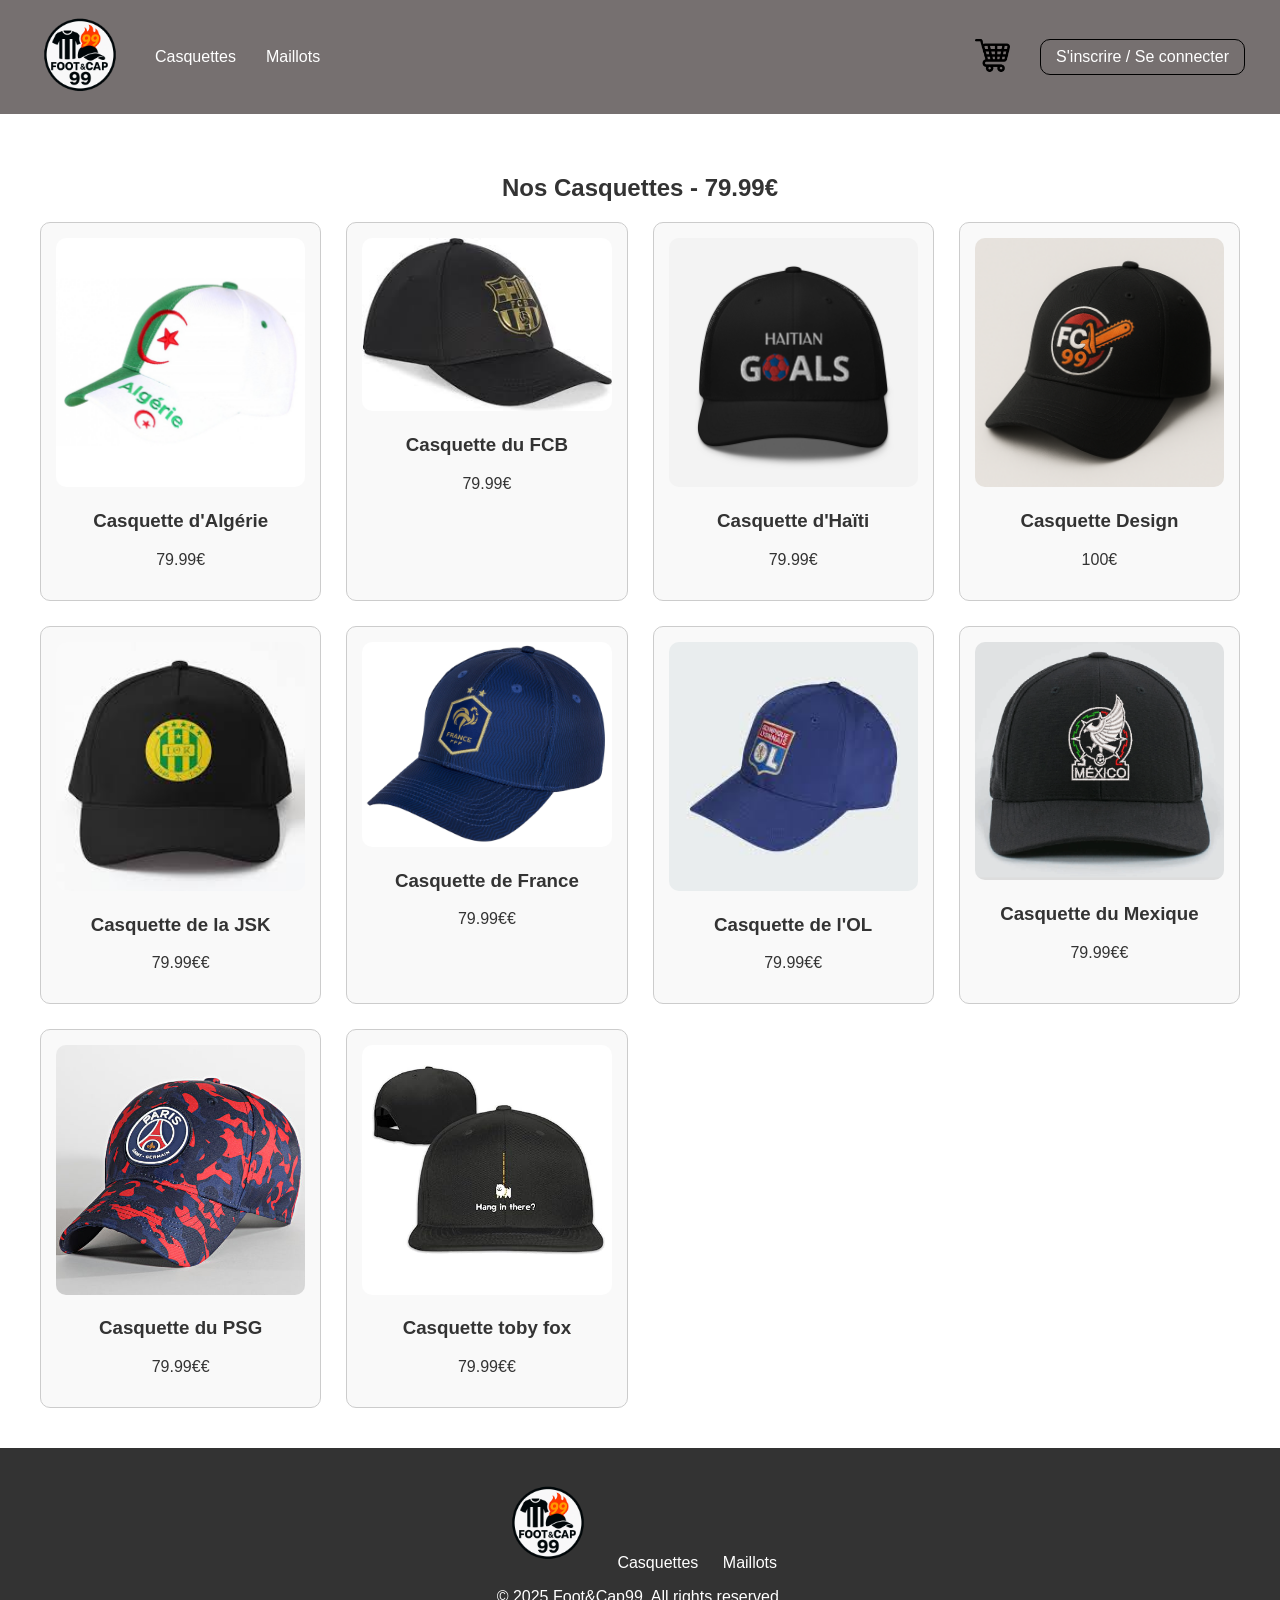
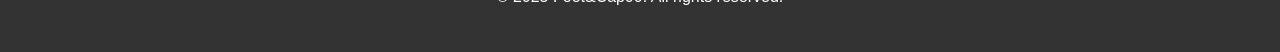
<file: E5_LEVE_RUBEN/3-Réalisation/site web/page casquettes/casquettes.html>
<!DOCTYPE html>
<html lang="fr">
  <head>
    <meta charset="UTF-8">
    <meta name="viewport" content="width=device-width, initial-scale=1.0">
    <meta http-equiv="X-UA-Compatible" content="ie=edge">
    <title>Nos Casquettes - Foot&Cap99</title>
    <link rel="stylesheet" href="style_casquettes.css">
  </head>
  <body>
    <!-- NAVBAR -->
    <nav class="navbar">
      <div class="nav-left">
        <a href="../Index/index.html">
          <img src="../Médias_navbar/logo_foot&cap.png" alt="logo" width="90" height="90">
        </a>
		<a href="casquettes.html">Casquettes</a>
        <a href="../page maillots/maillots.html">Maillots</a>
        
      </div>
      <div class="nav-right">
        <a href="../page panier/panier.html">
          <img src="../Médias_navbar/logo_panier.png" alt="Panier" width="35" height="35">
        </a>
        <a href="../page se connecter ou inscription/connexion_inscription.html" class="button">
          S'inscrire / Se connecter
        </a>
      </div>
    </nav>

    <!-- SECTION MAILLOTS -->
    <section class="catalogue">
      <h1>Nos Casquettes - 79.99€</h1>
      <div class="grille-Casquettes">
        <div class="carte">
          <img src="produits/casquette algerieeeeeeeeeeeee dz taaahia djazair.jpg" alt="Casquette Algérie-Palestine">
          <h3>Casquette d'Algérie</h3>
          <p>79.99€</p>
        </div>
        <div class="carte">
          <img src="produits/visca_barça.jpg" alt="Casquette de Barcelone">
          <h3>Casquette du FCB</h3>
          <p>79.99€</p>
        </div>
        <div class="carte">
          <img src="produits/casquette haiti.jpg" alt="Casquette d'Haïti">
          <h3>Casquette d'Haïti</h3>
          <p>79.99€</p>
        </div>
        <div class="carte">
          <img src="produits/casquette design.png" alt="Casquette Personalisé">
          <h3>Casquette Design</h3>
          <p>100€</p>
        </div>
        <div class="carte">
          <img src="produits/casquette jsk.jpg" alt="Casquette de la JSK">
          <h3>Casquette de la JSK</h3>
          <p>79.99€€</p>
        </div>
        <div class="carte">
          <img src="produits/casquette france.jpg" alt="Casquette de France">
          <h3>Casquette de France</h3>
          <p>79.99€€</p>
        </div>
        <div class="carte">
          <img src="produits/casquette ol.jpg" alt="Casquette de l'OL">
          <h3>Casquette de l'OL</h3>
          <p>79.99€€</p>
        </div>
        <div class="carte">
          <img src="produits/casquette mexique.png" alt="Casquette du Mexique">
          <h3>Casquette du Mexique</h3>
          <p>79.99€€</p>
        </div>
        <div class="carte">
          <img src="produits/casquette psg.jpg" alt="Casquette du PSG">
          <h3>Casquette du PSG</h3>
          <p>79.99€€</p>
        </div>
		<div class="carte">
          <img src="produits/casquette toby fox.jpg" alt="Casquette toby fox">
          <h3>Casquette toby fox</h3>
          <p>79.99€€</p>
        </div>
      </div>
    </section>

    <!-- FOOTER -->
    <footer class="footer">
      <a href="../Index/index.html">
        <img src="../Médias_navbar/logo_foot&cap.png" alt="logo" width="90" height="90">
      </a>
      <a href="../page casquettes/casquettes.html">Casquettes</a>
      <a href="maillots.html">Maillots</a>
      <p>© 2025 Foot&Cap99. All rights reserved.</p>
    </footer>
  </body>
</html>
</file>
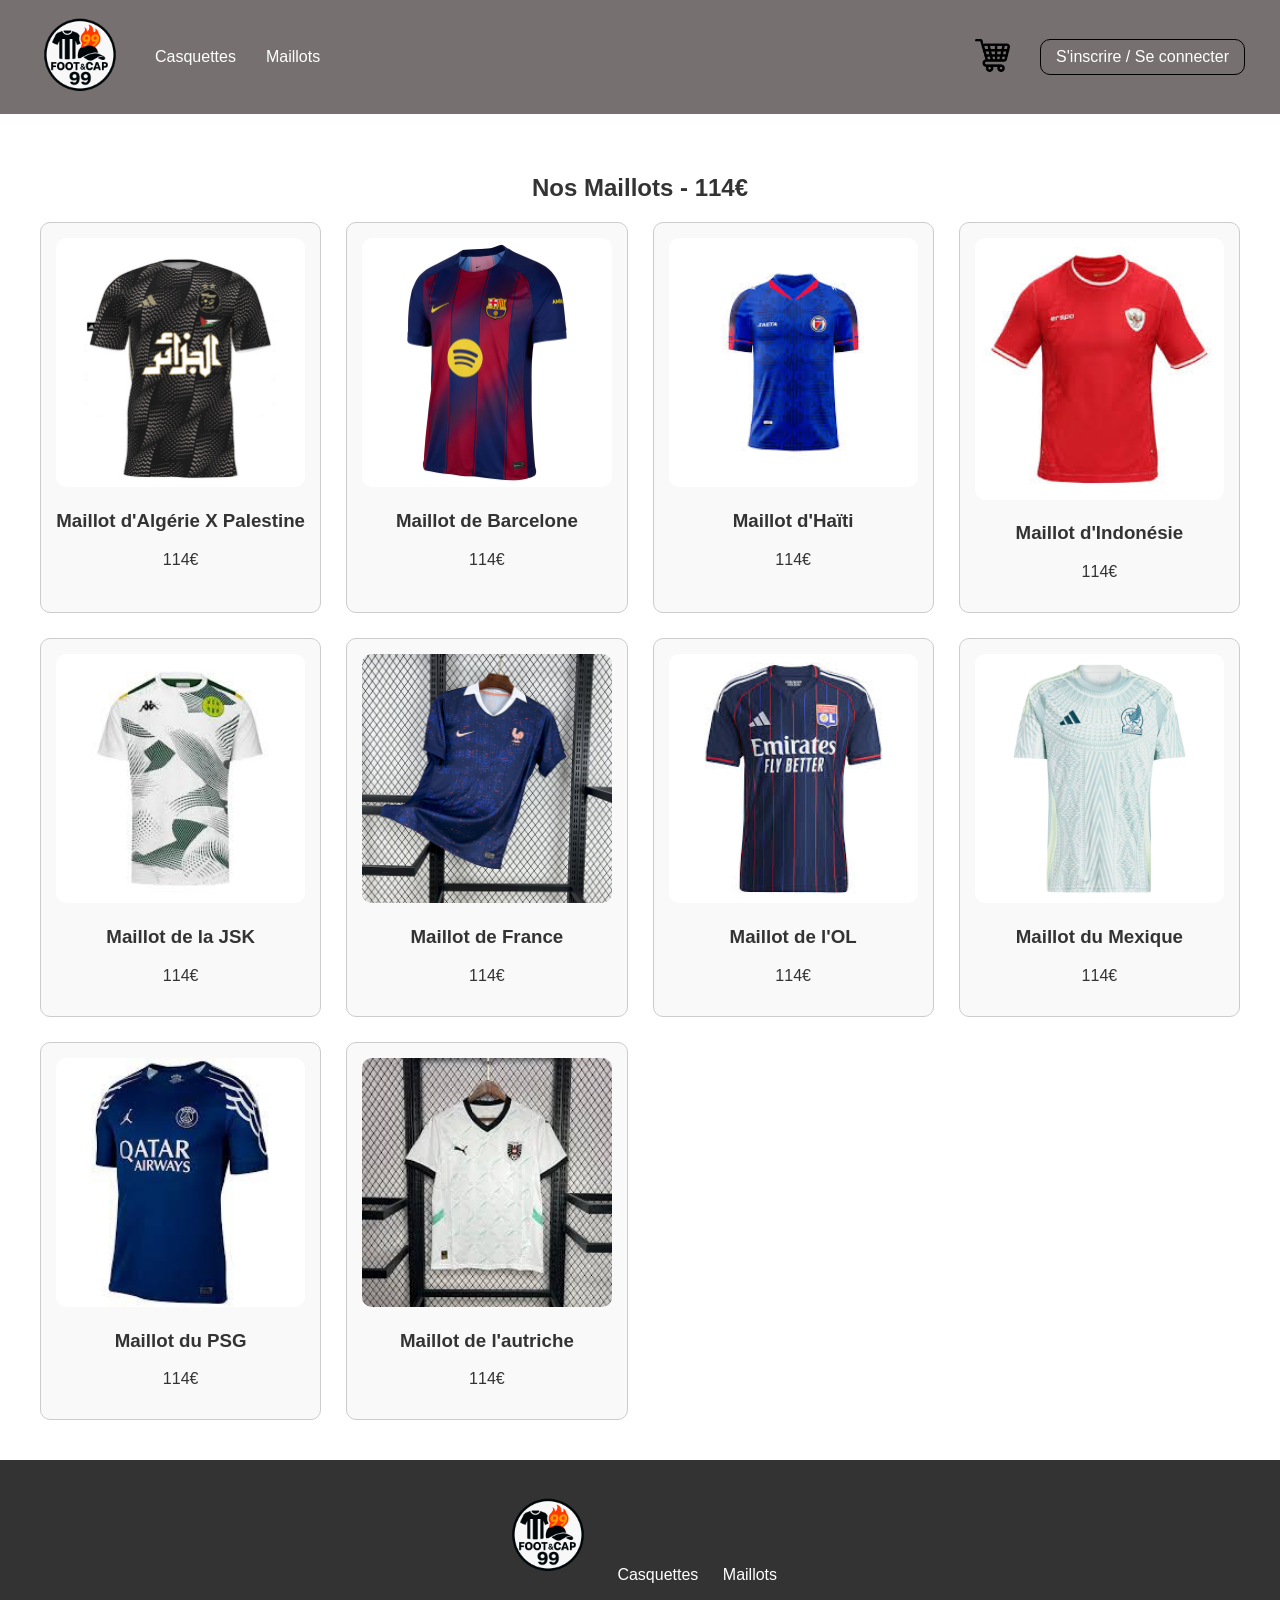
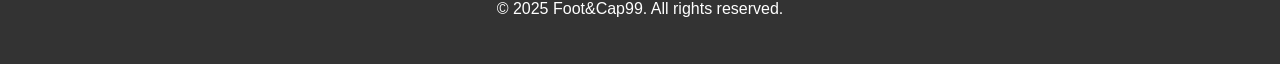
<file: E5_LEVE_RUBEN/3-Réalisation/site web/page maillots/maillots.html>
<!DOCTYPE html>
<html lang="fr">
  <head>
    <meta charset="UTF-8">
    <meta name="viewport" content="width=device-width, initial-scale=1.0">
    <title>Nos Maillots - Foot&Cap99</title>
    <link rel="stylesheet" href="style_maillots.css">
  </head>
  <body>
    <!-- NAVBAR -->
    <nav class="navbar">
      <div class="nav-left">
        <a href="../Index/index.html">
          <img src="../Médias_navbar/logo_foot&cap.png" alt="logo" width="90" height="90">
        </a>
        <a href="../page casquettes/casquettes.html">Casquettes</a>
        <a href="maillots.html">Maillots</a>
      </div>
      <div class="nav-right">
        <a href="../page panier/panier.html">
          <img src="../Médias_navbar/logo_panier.png" alt="Panier" width="35" height="35">
        </a>
        <a href="../page se connecter ou inscription/connexion_inscription.html" class="button">
          S'inscrire / Se connecter
        </a>
      </div>
    </nav>

    <!-- SECTION MAILLOTS -->
    <section class="catalogue">
      <h1>Nos Maillots - 114€</h1>
      <div class="grille-maillots">
        <div class="carte">
          <img src="produits/Alge.jpg" alt="Maillot Algérie-Palestine">
          <h3>Maillot d'Algérie X Palestine</h3>
          <p>114€</p>
        </div>
        <div class="carte">
          <img src="produits/barça.jpg" alt="Maillot de Barcelone">
          <h3>Maillot de Barcelone</h3>
          <p>114€</p>
        </div>
        <div class="carte">
          <img src="produits/haiti.jpg" alt="Maillot d'Haïti">
          <h3>Maillot d'Haïti</h3>
          <p>114€</p>
        </div>
        <div class="carte">
          <img src="produits/INDONESIE.jpg" alt="Maillot d'Indonésie">
          <h3>Maillot d'Indonésie</h3>
          <p>114€</p>
        </div>
        <div class="carte">
          <img src="produits/jsk.jpg" alt="Maillot de la JSK">
          <h3>Maillot de la JSK</h3>
          <p>114€</p>
        </div>
        <div class="carte">
          <img src="produits/maillot france.jpg" alt="Maillot de France">
          <h3>Maillot de France</h3>
          <p>114€</p>
        </div>
        <div class="carte">
          <img src="produits/maillot ol.jpg" alt="Maillot de l'OL">
          <h3>Maillot de l'OL</h3>
          <p>114€</p>
        </div>
        <div class="carte">
          <img src="produits/mexique.jpg" alt="Maillot du Mexique">
          <h3>Maillot du Mexique</h3>
          <p>114€</p>
        </div>
        <div class="carte">
          <img src="produits/PSG.jpg" alt="Maillot du PSG">
          <h3>Maillot du PSG</h3>
          <p>114€</p>
        </div>
		<div class="carte">
          <img src="produits/autriche.jpg" alt="Maillot de l'autriche">
          <h3>Maillot de l'autriche</h3>
          <p>114€</p>
      </div>
    </section>

    <!-- FOOTER -->
    <footer class="footer">
      <a href="../Index/index.html">
        <img src="../Médias_navbar/logo_foot&cap.png" alt="logo" width="90" height="90">
      </a>
      <a href="../page casquettes/casquettes.html">Casquettes</a>
      <a href="maillots.html">Maillots</a>
      <p>© 2025 Foot&Cap99. All rights reserved.</p>
    </footer>
  </body>
</html>
</file>
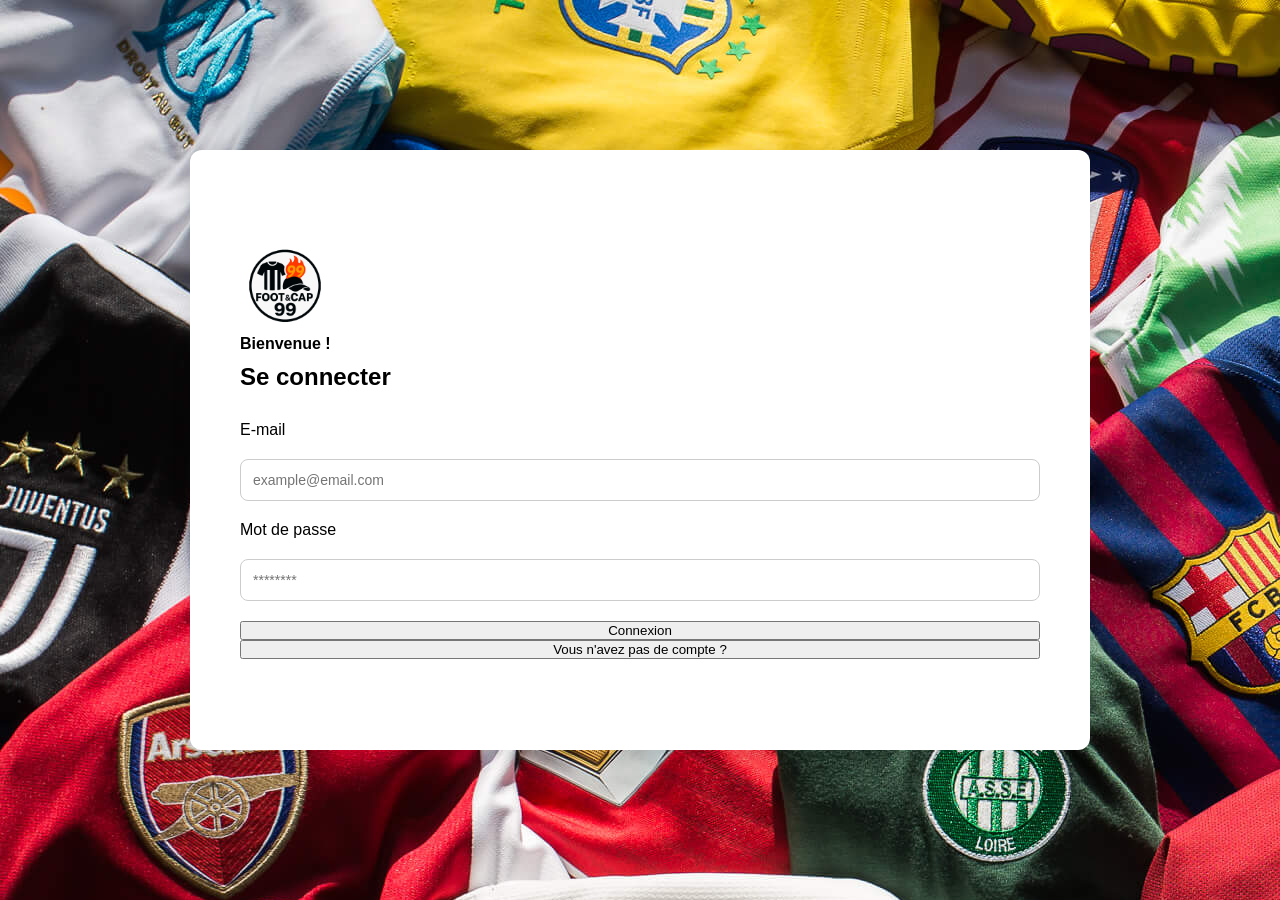
<file: E5_LEVE_RUBEN/3-Réalisation/site web/page se connecter ou inscription/connexion_inscription.html>
<!DOCTYPE html>
<html lang="fr">
  <head>
    <meta charset="UTF-8">
    <meta name="viewport" content="width=device-width, initial-scale=1.0">
    <meta http-equiv="X-UA-Compatible" content="ie=edge">
    <title>Site web</title>
    <link rel="stylesheet" href="style_connexion_inscription.css">
  </head>
  <body>
    <div class="container">
      <div class="leftside">
        <div class="logo"><a href="../Index/index.html"><img alt="logo" src="../Médias_navbar/logo_foot&cap.png" width="90" height="90"></a></div>
        <h3>Bienvenue !</h3>
        <h1>Se connecter</h1>
        <form>
          <label for="email">E-mail</label>
          <input type="email" id="email" placeholder="example@email.com" required />

          <label for="password">Mot de passe</label>
          <input type="password" id="password" placeholder="********" required />

          <button type="submit" class="button_connexion">Connexion</button>
        </form>
          <button href="../Index/index.html">Vous n'avez pas de compte ?</button>
      </div>
    </div>
  </body>
</html>
</file>
<file: E5_LEVE_RUBEN/3-Réalisation/site web/Index/style_index.css>
/* ----------- BODY ----------- */
body {
  margin: 0;
  font-family: Arial, sans-serif;
  color: #333;
}

/* ----------- NAVBAR ----------- */
.navbar {
  font-size: 20px;
  display: flex;
  background-color: #767070;
  align-items: center;
  justify-content: space-between;
  padding: 0 20px;
}

.navbar a {
  text-decoration: none;
  color: white;
  font-weight: 500;
  transition: 0.3s;
}

.navbar a:hover {
  color: #ffcc00;
}

.nav-left, .nav-right {
  display: flex;
  align-items: center;
  gap: 20px;
}

/* ----------- BOUTON ----------- */

.button { 
  background-color: #767070;
  color: black;
  padding: 8px 15px;
  border-radius: 10px;
  border: 1px solid black;
  font-weight: 600;
  text-decoration: none;
  transition: all 0.3s ease-in-out;
}

.button:hover {
  transform: translateY(-4px) translateX(-2px);
  box-shadow: 2px 5px 0 0 black;
}

.button:active {
  transform: translateY(2px) translateX(1px);
  box-shadow: 0 0 0 0 black;
}

/* ----------- PRESENTATION ----------- */
.presentation {
  display: flex;
  justify-content: space-around;
  align-items: center;
  background: #e2e2e2;
  padding: 60px 0;
  text-align: center;
  flex-wrap: wrap;
}

.presentation img {
  width: 250px;
  height: auto;
  border-radius: 10px;
}

/* ----------- BOUTON CENTRAL ----------- */
.btn-center {
  display: flex;
  justify-content: center;
  margin: 30px 0;
}

.btn-main {
  background: #333;
  color: white;
  padding: 15px 40px;
  border-radius: 10px;
  font-size: 20px;
  text-decoration: none;
  transition: background 0.3s;
}

.btn-main:hover {
  background: #555;
}

/* ----------- NOUVEAUX PRODUITS ----------- */
.nouveaux {
  text-align: center;
  padding: 40px 0;
}

.cards {
  display: flex;
  justify-content: center;
  gap: 30px;
  margin-top: 40px;
  flex-wrap: wrap;
}

.card {
  background: #f2f2f2;
  border-radius: 10px;
  padding: 20px;
  width: 250px;
  transition: transform 0.3s;
}

.card:hover {
  transform: translateY(-5px);
}

.card img {
  width: 100%;
  border-radius: 8px;
}

.card h2 {
  font-size: 20px;
  margin-top: 15px;
}

.card p {
  font-size: 14px;
  color: #555;
}

.card .link {
  display: inline-block;
  margin-top: 10px;
  text-decoration: none;
  color: #333;
  font-weight: bold;
}

.card .link:hover {
  color: #ffcc00;
}

/* ----------- AVIS CLIENTS ----------- */
.avis {
  display: flex;
  justify-content: center;
  flex-wrap: wrap;
  gap: 30px;
  padding: 60px 0;
}

.avis-card {
  width: 250px;
  background: #f2f2f2;
  padding: 20px;
  border-radius: 10px;
  transition: transform 0.3s;
}

.avis-card:hover {
  transform: translateY(-5px);
}

.client {
  display: flex;
  align-items: center;
  margin-top: 15px;
}

.avatar {
  width: 40px;
  height: 40px;
  border-radius: 50%;
  background: #ccc;
  margin-right: 10px;
}

/* ----------- FOOTER ----------- */
.footer {
  background: #333;
  color: white;
  text-align: center;
  padding: 30px;
}

.footer-links a {
  color: #ccc;
  margin: 0 10px;
  text-decoration: none;
}

.footer-links a:hover {
  color: white;
}
</file>
<file: E5_LEVE_RUBEN/2-Portfolio/portfolio/src/styles/main.css>
* {
  margin: 0;
  padding: 0;
  box-sizing: border-box;
  font-family: system-ui;
}

body {
  background: #0d0f14;
  color: white;
}

/* NAVBAR */

.nav {
  display: flex;
  justify-content: space-between;
  padding: 20px 40px;
  background: #11131a;
  border-bottom: 1px solid #1f2230;
}

.nav ul {
  display: flex;
  gap: 20px;
  list-style: none;
}

.logo {
  color: #4da3ff;
}

/* HERO */

.hero {
  text-align: center;
  padding: 120px 20px;
}

.hero h2 {
  font-size: 2.5rem;
  margin-bottom: 20px;
}

.hero p {
  opacity: 0.7;
  max-width: 600px;
  margin: auto;
}

.hero-buttons {
  margin-top: 30px;
}

button {
  padding: 12px 20px;
  border-radius: 8px;
  border: none;
  cursor: pointer;
  margin: 10px;
}

.primary {
  background: #4da3ff;
  color: white;
}

.secondary {
  background: transparent;
  border: 1px solid #4da3ff;
  color: #4da3ff;
}

/* CARDS */

.cards {
  display: flex;
  justify-content: center;
  gap: 30px;
  padding: 80px;
  flex-wrap: wrap;
}

.card {
  background: #151822;
  padding: 30px;
  border-radius: 12px;
  width: 260px;
  transition: 0.3s;
}

.card:hover {
  transform: translateY(-8px);
  border: 1px solid #4da3ff;
}

canvas {
  margin-top: 40px;
  border: 2px solid #4da3ff;
  border-radius: 8px;
  background: #000;
}
</file>
<file: E5_LEVE_RUBEN/3-Réalisation/myth-brand/style.css>
* {
  margin: 0;
  padding: 0;
  box-sizing: border-box;
  font-family: "Inter", sans-serif;
}

body {
  background: #050505;
  color: white;
  overflow-x: hidden;
}

/* NAVBAR */

.navbar {
  position: fixed;
  width: 100%;
  display: flex;
  justify-content: space-between;
  padding: 20px 60px;
  backdrop-filter: blur(10px);
  z-index: 10;
}

.navbar a {
  color: white;
  margin-left: 25px;
  text-decoration: none;
  opacity: 0.8;
}

.navbar a:hover {
  opacity: 1;
}

/* HERO */

.hero {
  height: 100vh;
  display: flex;
  align-items: center;
  justify-content: center;
  position: relative;
  text-align: center;
}

.hero h1 {
  font-size: 64px;
  font-weight: 800;
}

.hero p {
  margin-top: 15px;
  opacity: 0.7;
}

.cta {
  margin-top: 30px;
  padding: 14px 30px;
  border: none;
  background: white;
  color: black;
  cursor: pointer;
  font-weight: 600;
}

.hero-glow {
  position: absolute;
  width: 600px;
  height: 600px;
  background: radial-gradient(circle, #1e90ff33, transparent);
  filter: blur(120px);
  animation: pulse 6s infinite ease-in-out;
}

@keyframes pulse {
  50% { transform: scale(1.2); }
}

/* CONCEPT */

.concept {
  padding: 120px 60px;
  text-align: center;
}

.concept-grid {
  margin-top: 60px;
  display: flex;
  gap: 30px;
  justify-content: center;
}

.card {
  background: #111;
  padding: 30px;
  width: 300px;
  border-radius: 12px;
  transition: 0.4s;
}

.card:hover {
  transform: translateY(-10px);
  background: #151515;
}

/* EXPERIENCE */

.experience {
  display: flex;
  align-items: center;
  justify-content: space-around;
  padding: 120px 60px;
}

.jersey {
  width: 200px;
  height: 240px;
  background: linear-gradient(135deg,#0af,#003);
  border-radius: 20px;
  animation: float 4s ease-in-out infinite;
}

.player-name {
  text-align: center;
  margin-top: 15px;
  font-weight: 800;
  letter-spacing: 3px;
}

@keyframes float {
  50% { transform: translateY(-15px); }
}

/* SOCIAL */

.social {
  padding: 120px 20px;
  text-align: center;
}

.floating-comments span {
  display: inline-block;
  margin: 15px;
  padding: 12px 18px;
  background: #111;
  border-radius: 20px;
  animation: drift 6s infinite ease-in-out;
}

@keyframes drift {
  50% { transform: translateY(-10px); }
}

/* FOOTER */

footer {
  text-align: center;
  padding: 40px;
  opacity: 0.5;
}

#bg3d{
  position:fixed;
  top:0;
  left:0;
  z-index:-1;
}

.player-preview{
  perspective:1000px;
}

.player-video{
  width:220px;
  border-radius:20px;
  transform:rotateY(-10deg);
  box-shadow:0 0 40px #00aaff55;
  transition:0.5s;
}

.player-video:hover{
  transform:rotateY(10deg) scale(1.05);
}
</file>
<file: E5_LEVE_RUBEN/3-Réalisation/site web/page boutique/style_boutique.css>
/* --------- BAODY --------- */
body {
  margin: 0;
  font-family: Arial, sans-serif;
  color: #333;
}

/* --------- NAVBAR --------- */
.navbar {
  display: flex;
  background-color: #767070;
  align-items: center;
  justify-content: space-between;
  padding: 10px 20px;
}

.navbar a {
  text-decoration: none;
  color: white;
  font-weight: 500;
  margin: 0 15px;
}

.navbar a:hover {
  color: #ffcc00;
}

.nav-left, .nav-right {
  display: flex;
  align-items: center;
}

/* ----------- BOUTON ----------- */
.button { 
  background-color: #767070;
  color: black;
  padding: 8px 15px;
  border-radius: 10px;
  border: none;
  font-weight: 600;
  text-decoration: none;
  border: 1px solid black;
}

.button:hover {
  transform: translateY(-4px) translateX(-2px);
  box-shadow: 2px 5px 0 0 black;
}

/* --------- SECTION CasquetteS --------- */
.catalogue {
  text-align: center;
  padding: 40px;
}

.grille-Casquettes {
  display: grid;
  grid-template-columns: repeat(auto-fit, minmax(250px, 1fr));
  gap: 25px;
  margin-top: 20px;
}

.carte {
  border: 1px solid #ccc;
  border-radius: 10px;
  padding: 15px;
  background: #f9f9f9;
  transition: 0.3s;
}

.carte:hover {
  transform: translateY(-5px);
}

.carte img {
  width: 100%;
  border-radius: 10px;
}

/* --------- FOOTER --------- */
.footer {
  background: #333;
  color: white;
  text-align: center;
  padding: 30px;
}

.footer a {
  color: white;
  margin: 0 10px;
  text-decoration: none;
}

.footer a:hover {
  color: #ffcc00;
}
</file>
<file: E5_LEVE_RUBEN/3-Réalisation/site web/page casquettes/style_casquettes.css>
/* --------- BAODY --------- */
body {
  margin: 0;
  font-family: Arial, sans-serif;
  color: #333;
}

/* --------- NAVBAR --------- */
.navbar {
  display: flex;
  background-color: #767070;
  align-items: center;
  justify-content: space-between;
  padding: 10px 20px;
}

.navbar a {
  text-decoration: none;
  color: white;
  font-weight: 500;
  margin: 0 15px;
}

.navbar a:hover {
  color: #ffcc00;
}

.nav-left, .nav-right {
  display: flex;
  align-items: center;
}

/* ----------- BOUTON ----------- */
.button { 
  background-color: #767070;
  color: black;
  padding: 8px 15px;
  border-radius: 10px;
  border: none;
  font-weight: 600;
  text-decoration: none;
  border: 1px solid black;
}

.button:hover {
  transform: translateY(-4px) translateX(-2px);
  box-shadow: 2px 5px 0 0 black;
}

/* --------- SECTION CasquetteS --------- */
.catalogue {
  text-align: center;
  padding: 40px;
}

.grille-Casquettes {
  display: grid;
  grid-template-columns: repeat(auto-fit, minmax(250px, 1fr));
  gap: 25px;
  margin-top: 20px;
}

.carte {
  border: 1px solid #ccc;
  border-radius: 10px;
  padding: 15px;
  background: #f9f9f9;
  transition: 0.3s;
}

.carte:hover {
  transform: translateY(-5px);
}

.carte img {
  width: 100%;
  border-radius: 10px;
}

/* --------- FOOTER --------- */
.footer {
  background: #333;
  color: white;
  text-align: center;
  padding: 30px;
}

.footer a {
  color: white;
  margin: 0 10px;
  text-decoration: none;
}

.footer a:hover {
  color: #ffcc00;
}
</file>
<file: E5_LEVE_RUBEN/3-Réalisation/site web/page maillots/style_maillots.css>
/* --------- BAODY --------- */
body {
  margin: 0;
  font-family: Arial, sans-serif;
  color: #333;
}

/* --------- NAVBAR --------- */
.navbar {
  display: flex;
  background-color: #767070;
  align-items: center;
  justify-content: space-between;
  padding: 10px 20px;
}

.navbar a {
  text-decoration: none;
  color: white;
  font-weight: 500;
  margin: 0 15px;
}

.navbar a:hover {
  color: #ffcc00;
}

.nav-left, .nav-right {
  display: flex;
  align-items: center;
}

/* ----------- BOUTON ----------- */
.button { 
  background-color: #767070;
  color: black;
  padding: 8px 15px;
  border-radius: 10px;
  border: none;
  font-weight: 600;
  text-decoration: none;
  border: 1px solid black;
}

.button:hover {
  transform: translateY(-4px) translateX(-2px);
  box-shadow: 2px 5px 0 0 black;
}

/* --------- SECTION MAILLOTS --------- */
.catalogue {
  text-align: center;
  padding: 40px;
}

.grille-maillots {
  display: grid;
  grid-template-columns: repeat(auto-fit, minmax(250px, 1fr));
  gap: 25px;
  margin-top: 20px;
}

.carte {
  border: 1px solid #ccc;
  border-radius: 10px;
  padding: 15px;
  background: #f9f9f9;
  transition: 0.3s;
}

.carte:hover {
  transform: translateY(-5px);
}

.carte img {
  width: 100%;
  border-radius: 10px;
}

/* --------- FOOTER --------- */
.footer {
  background: #333;
  color: white;
  text-align: center;
  padding: 30px;
}

.footer a {
  color: white;
  margin: 0 10px;
  text-decoration: none;
}

.footer a:hover {
  color: #ffcc00;
}
</file>
<file: E5_LEVE_RUBEN/3-Réalisation/site web/page se connecter ou inscription/style_connexion_inscription.css>
* {
  box-sizing: border-box;
  margin: 0;
  padding: 0;
  font-family: 'Inter', sans-serif;
}

body {
  height: 100vh;
  display: flex;
  justify-content: center;
  align-items: center;
  background: url(Médias_connexion_inscription/background_page_connexion_inscription.png);
}

.container {
  display: flex;
  width: 900px;
  height: 600px;
  background: #fff;
  border-radius: 12px;
  overflow: hidden;
  box-shadow: 0 4px 20px rgba(0, 0, 0, 0.1);
}

.leftside {
  flex: 1;
  padding: 60px 50px;
  display: flex;
  flex-direction: column;
  justify-content: center;
}

h3 {
  font-size: 16px;
  color: #000000;
  margin-bottom: 10px;
}

h1 {
  font-size: 24px;
  margin-bottom: 30px;
}

form {
  display: flex;
  flex-direction: column;
  gap: 20px;
}

input {
  padding: 12px;
  border-radius: 8px;
  border: 1px solid #ccc;
  font-size: 14px;
}
</file>
